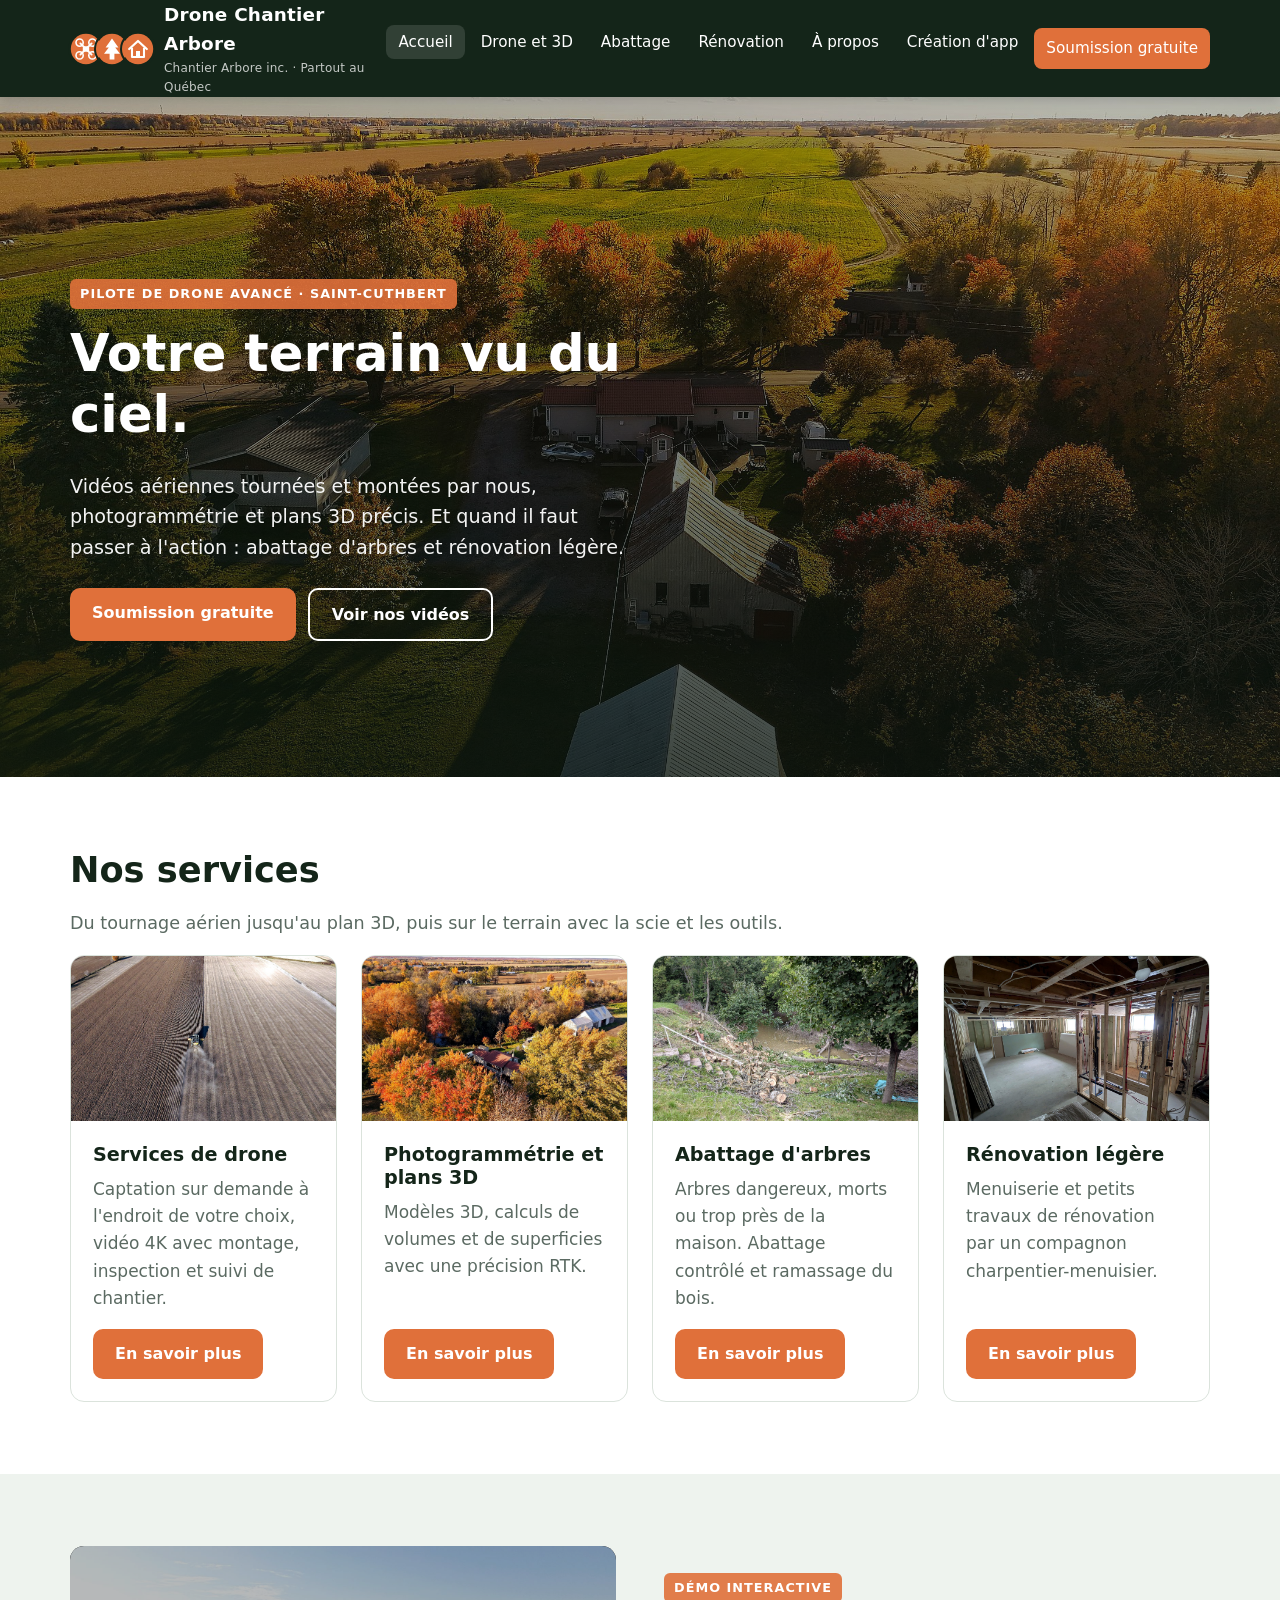
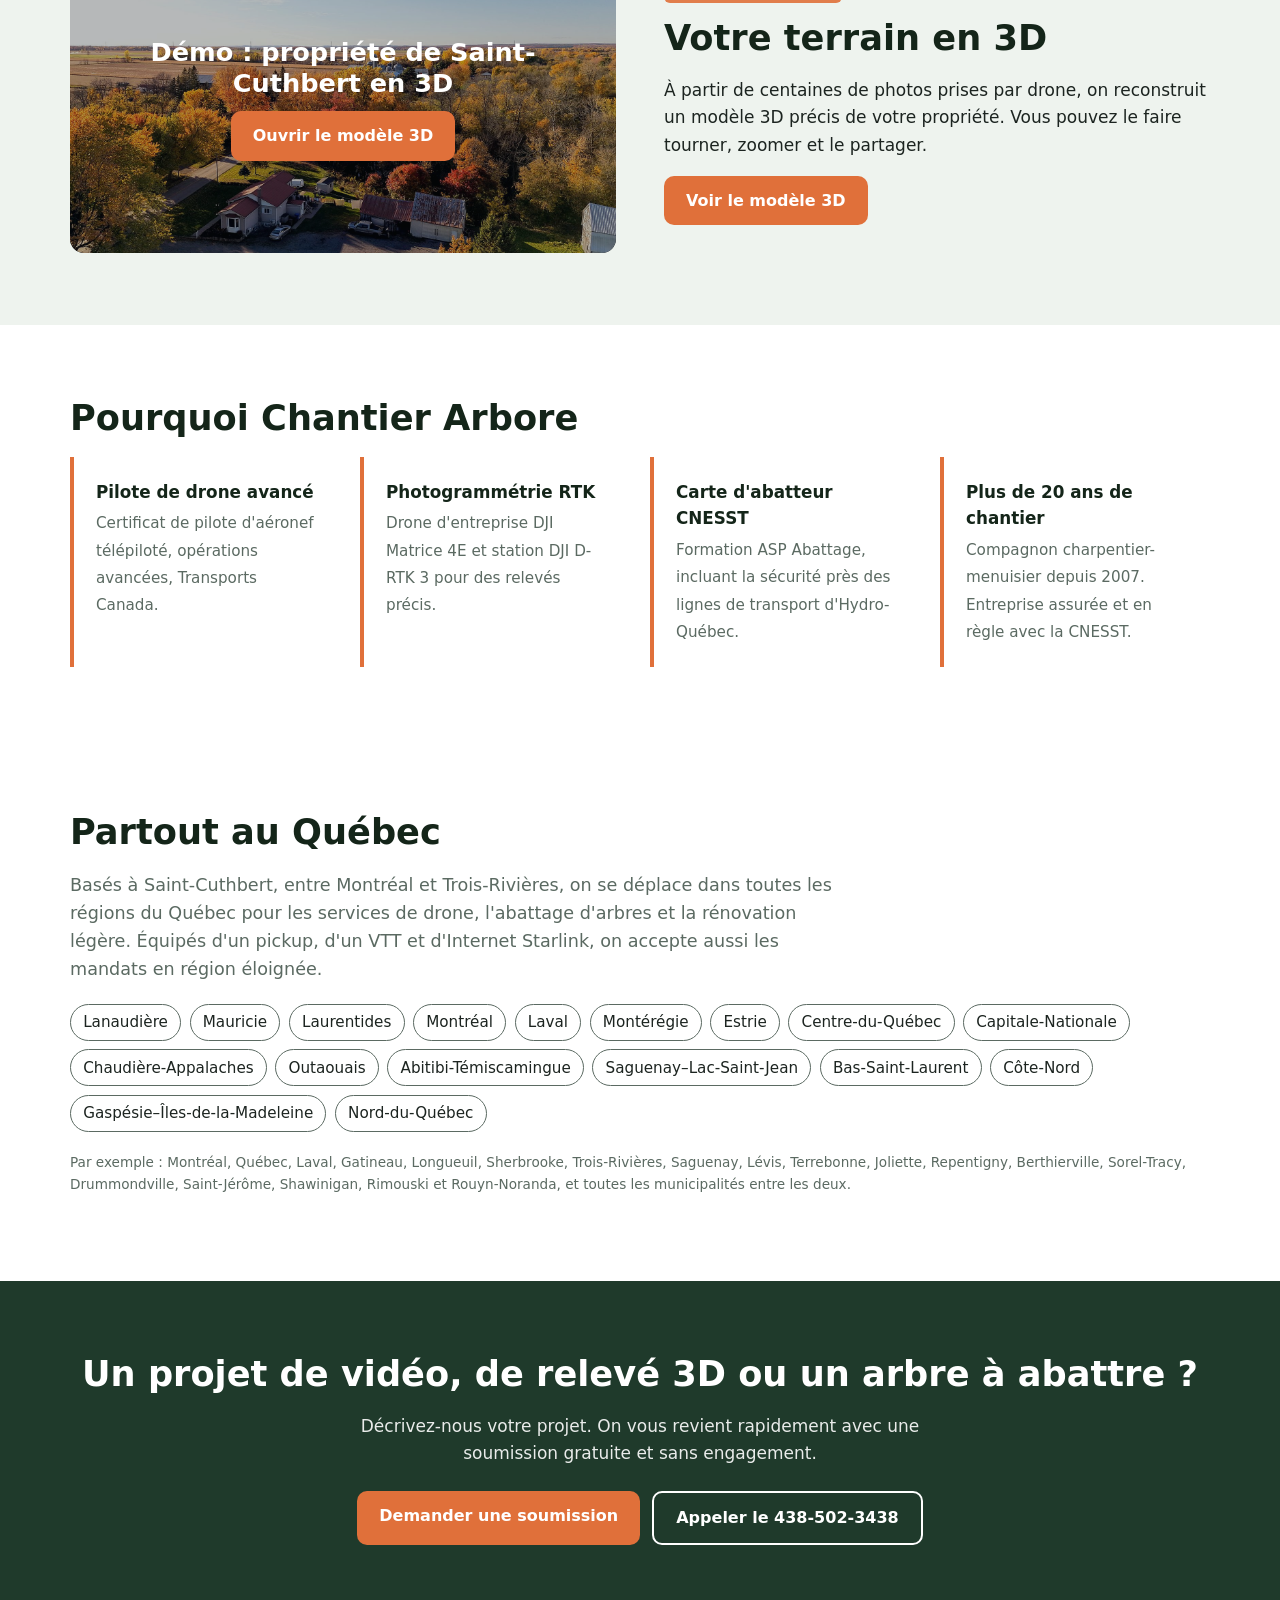
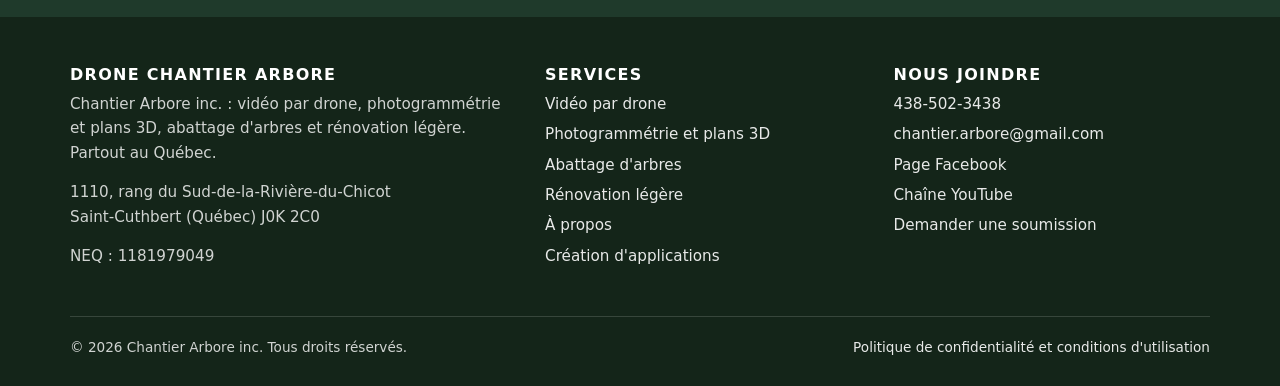
<file: index.html>
<!DOCTYPE html>
<html lang="fr-CA">
<head>
<meta charset="utf-8">
<meta name="viewport" content="width=device-width, initial-scale=1">
<title>Drone Chantier Arbore | Services de drone partout au Québec : vidéo, inspection, plans 3D</title>
<meta name="description" content="Drone Chantier Arbore, pilote de drone avancé certifié : vidéo aérienne et montage, inspection visuelle, suivi de chantier, photogrammétrie RTK et plans 3D. Partout au Québec.">
<meta property="og:title" content="Drone Chantier Arbore | Services de drone partout au Québec : vidéo, inspection, plans 3D">
<meta property="og:description" content="Drone Chantier Arbore, pilote de drone avancé certifié : vidéo aérienne et montage, inspection visuelle, suivi de chantier, photogrammétrie RTK et plans 3D. Partout au Québec.">
<meta property="og:image" content="images/drone-saint-cuthbert.jpg">
<link rel="icon" href="favicon.svg" type="image/svg+xml">
<link rel="stylesheet" href="style.css">
<link rel="canonical" href="https://dronechantierarbore.ca/">
<script type="application/ld+json">{"@context": "https://schema.org", "@type": "ProfessionalService", "name": "Chantier Arbore inc.", "alternateName": ["Drone Chantier Arbore", "Chantier Arbore — Services de drone"], "description": "Services de drone au Québec : vidéo aérienne et montage, inspection visuelle, suivi de chantier vu du ciel, photogrammétrie RTK et plans 3D. Aussi abattage d'arbres et rénovation légère.", "telephone": "+1-438-502-3438", "email": "chantier.arbore@gmail.com", "address": {"@type": "PostalAddress", "streetAddress": "1110, rang du Sud-de-la-Rivière-du-Chicot", "addressLocality": "Saint-Cuthbert", "addressRegion": "QC", "postalCode": "J0K 2C0", "addressCountry": "CA"}, "areaServed": [{"@type": "AdministrativeArea", "name": "Québec"}, {"@type": "AdministrativeArea", "name": "Lanaudière"}, {"@type": "AdministrativeArea", "name": "Mauricie"}, {"@type": "AdministrativeArea", "name": "Laurentides"}, {"@type": "AdministrativeArea", "name": "Montréal"}, {"@type": "AdministrativeArea", "name": "Laval"}, {"@type": "AdministrativeArea", "name": "Montérégie"}, {"@type": "AdministrativeArea", "name": "Estrie"}, {"@type": "AdministrativeArea", "name": "Centre-du-Québec"}, {"@type": "AdministrativeArea", "name": "Capitale-Nationale"}, {"@type": "AdministrativeArea", "name": "Chaudière-Appalaches"}, {"@type": "AdministrativeArea", "name": "Outaouais"}, {"@type": "AdministrativeArea", "name": "Abitibi-Témiscamingue"}, {"@type": "AdministrativeArea", "name": "Saguenay–Lac-Saint-Jean"}, {"@type": "AdministrativeArea", "name": "Bas-Saint-Laurent"}, {"@type": "AdministrativeArea", "name": "Côte-Nord"}, {"@type": "AdministrativeArea", "name": "Gaspésie–Îles-de-la-Madeleine"}, {"@type": "AdministrativeArea", "name": "Nord-du-Québec"}], "sameAs": ["https://www.youtube.com/@dronechantierarbore", "https://www.facebook.com/Dronechantierarbore"], "knowsAbout": ["Drone", "Vidéo aérienne", "Photogrammétrie", "RTK", "Modélisation 3D", "Inspection par drone", "Abattage d'arbres"], "hasOfferCatalog": {"@type": "OfferCatalog", "name": "Services", "itemListElement": [{"@type": "Offer", "itemOffered": {"@type": "Service", "name": "Captation aérienne par drone sur demande"}}, {"@type": "Offer", "itemOffered": {"@type": "Service", "name": "Vidéo aérienne par drone et montage vidéo"}}, {"@type": "Offer", "itemOffered": {"@type": "Service", "name": "Inspection visuelle par drone"}}, {"@type": "Offer", "itemOffered": {"@type": "Service", "name": "Suivi de chantier vu du ciel"}}, {"@type": "Offer", "itemOffered": {"@type": "Service", "name": "Photogrammétrie RTK et plans 3D"}}, {"@type": "Offer", "itemOffered": {"@type": "Service", "name": "Calcul de volumes et de superficies par drone"}}, {"@type": "Offer", "itemOffered": {"@type": "Service", "name": "Inspection de toiture par drone"}}, {"@type": "Offer", "itemOffered": {"@type": "Service", "name": "Abattage d'arbres et ramassage du bois"}}, {"@type": "Offer", "itemOffered": {"@type": "Service", "name": "Rénovation légère et menuiserie"}}, {"@type": "Offer", "itemOffered": {"@type": "Service", "name": "Création d'applications Android"}}]}, "url": "https://dronechantierarbore.ca/"}</script>
</head>
<body>
<header class="entete">
  <div class="conteneur">
    <a class="logo" href="index.html"><span class="icones"><svg viewBox="0 0 40 40" aria-hidden="true"><circle cx="20" cy="20" r="19" fill="#e0703a"/><g stroke="#fff" stroke-width="2.4" stroke-linecap="round"><path d="M13 13l14 14M27 13L13 27"/></g><g fill="none" stroke="#fff" stroke-width="2"><circle cx="12" cy="12" r="4.5"/><circle cx="28" cy="12" r="4.5"/><circle cx="12" cy="28" r="4.5"/><circle cx="28" cy="28" r="4.5"/></g><rect x="16" y="16.5" width="8" height="7" rx="2" fill="#fff"/></svg><svg viewBox="0 0 40 40" aria-hidden="true"><circle cx="20" cy="20" r="19" fill="#e0703a"/><path d="M20 7l-8 11h4l-6 8h7v7h6v-7h7l-6-8h4z" fill="#fff"/></svg><svg viewBox="0 0 40 40" aria-hidden="true"><circle cx="20" cy="20" r="19" fill="#e0703a"/><path d="M9 20L20 10l11 10" fill="none" stroke="#fff" stroke-width="2.8" stroke-linecap="round" stroke-linejoin="round"/><path d="M12.5 18.5V30h15V18.5" fill="none" stroke="#fff" stroke-width="2.6" stroke-linejoin="round"/><rect x="17.5" y="22.5" width="5" height="7.5" fill="#fff"/></svg></span><span>Drone Chantier Arbore<small>Chantier Arbore inc. · Partout au Québec</small></span></a>
    <button class="menu-toggle" aria-expanded="false" aria-controls="menu">Menu</button>
    <ul class="menu" id="menu">
      <li><a href="index.html" aria-current="page">Accueil</a></li>
      <li><a href="drone-3d.html">Drone et 3D</a></li>
      <li><a href="abattage.html">Abattage</a></li>
      <li><a href="renovation.html">Rénovation</a></li>
      <li><a href="a-propos.html">À propos</a></li>
      <li><a href="conteseveil.html">Création d'app</a></li>
      <li><a href="contact.html" class="bouton">Soumission gratuite</a></li>
    </ul>
  </div>
</header>
<main>
<section class="banniere" style="background-image:url('images/drone-saint-cuthbert.jpg')">
  <div class="conteneur">
    <span class="etiquette">Pilote de drone avancé · Saint-Cuthbert</span>
    <h1>Votre terrain vu du ciel.</h1>
    <p>Vidéos aériennes tournées et montées par nous, photogrammétrie et plans 3D précis. Et quand il faut passer à l'action : abattage d'arbres et rénovation légère.</p>
    <div class="actions"><a class="bouton" href="contact.html">Soumission gratuite</a> <a class="bouton secondaire" href="drone-3d.html#videos">Voir nos vidéos</a></div>
  </div>
</section>

<section>
  <div class="conteneur">
    <h2>Nos services</h2>
    <p class="intro">Du tournage aérien jusqu'au plan 3D, puis sur le terrain avec la scie et les outils.</p>
    <div class="grille quatre">
      <article class="carte">
        <img src="images/drone-champs.jpg" alt="Tracteur dans un champ filmé par drone" loading="lazy">
        <div class="corps">
          <h3>Services de drone</h3>
          <p>Captation sur demande à l'endroit de votre choix, vidéo 4K avec montage, inspection et suivi de chantier.</p>
          <a class="bouton contour" href="drone-3d.html">En savoir plus</a>
        </div>
      </article>
      <article class="carte">
        <img src="images/drone-cimes.jpg" alt="Propriété et arbres d'automne vus du ciel" loading="lazy">
        <div class="corps">
          <h3>Photogrammétrie et plans 3D</h3>
          <p>Modèles 3D, calculs de volumes et de superficies avec une précision RTK.</p>
          <a class="bouton contour" href="drone-3d.html#photogrammetrie">En savoir plus</a>
        </div>
      </article>
      <article class="carte">
        <img src="images/bois-coupe.jpg" alt="Billots coupés après un abattage" loading="lazy">
        <div class="corps">
          <h3>Abattage d'arbres</h3>
          <p>Arbres dangereux, morts ou trop près de la maison. Abattage contrôlé et ramassage du bois.</p>
          <a class="bouton contour" href="abattage.html">En savoir plus</a>
        </div>
      </article>
      <article class="carte">
        <img src="images/renovation.jpg" alt="Charpente de murs dans un sous-sol en rénovation" loading="lazy">
        <div class="corps">
          <h3>Rénovation légère</h3>
          <p>Menuiserie et petits travaux de rénovation par un compagnon charpentier-menuisier.</p>
          <a class="bouton contour" href="renovation.html">En savoir plus</a>
        </div>
      </article>
    </div>
  </div>
</section>

<section class="pale">
  <div class="conteneur deux-col">
    <a class="demo3d" href="3d/index.html">
      <img src="images/drone-automne.jpg" alt="" loading="lazy">
      <div class="superpose"><div><h3>Démo : propriété de Saint-Cuthbert en 3D</h3><span class="bouton">Ouvrir le modèle 3D</span></div></div>
    </a>
    <div>
      <span class="etiquette">Démo interactive</span>
      <h2>Votre terrain en 3D</h2>
      <p>À partir de centaines de photos prises par drone, on reconstruit un modèle 3D précis de votre propriété. Vous pouvez le faire tourner, zoomer et le partager.</p>
      <a class="bouton" href="3d/index.html">Voir le modèle 3D</a>
    </div>
  </div>
</section>

<section>
  <div class="conteneur">
    <h2>Pourquoi Chantier Arbore</h2>
    <div class="atouts">
      <div class="atout"><strong>Pilote de drone avancé</strong><span>Certificat de pilote d'aéronef télépiloté, opérations avancées, Transports Canada.</span></div>
      <div class="atout"><strong>Photogrammétrie RTK</strong><span>Drone d'entreprise DJI Matrice 4E et station DJI D-RTK 3 pour des relevés précis.</span></div>
      <div class="atout"><strong>Carte d'abatteur CNESST</strong><span>Formation ASP Abattage, incluant la sécurité près des lignes de transport d'Hydro-Québec.</span></div>
      <div class="atout"><strong>Plus de 20 ans de chantier</strong><span>Compagnon charpentier-menuisier depuis 2007. Entreprise assurée et en règle avec la CNESST.</span></div>
    </div>
  </div>
</section>

<section id="zone">
  <div class="conteneur">
    <h2>Partout au Québec</h2>
    <p class="intro">Basés à Saint-Cuthbert, entre Montréal et Trois-Rivières, on se déplace dans toutes les régions du Québec pour les services de drone, l'abattage d'arbres et la rénovation légère. Équipés d'un pickup, d'un VTT et d'Internet Starlink, on accepte aussi les mandats en région éloignée.</p>
    <ul class="regions">
      <li>Lanaudière</li>
      <li>Mauricie</li>
      <li>Laurentides</li>
      <li>Montréal</li>
      <li>Laval</li>
      <li>Montérégie</li>
      <li>Estrie</li>
      <li>Centre-du-Québec</li>
      <li>Capitale-Nationale</li>
      <li>Chaudière-Appalaches</li>
      <li>Outaouais</li>
      <li>Abitibi-Témiscamingue</li>
      <li>Saguenay–Lac-Saint-Jean</li>
      <li>Bas-Saint-Laurent</li>
      <li>Côte-Nord</li>
      <li>Gaspésie–Îles-de-la-Madeleine</li>
      <li>Nord-du-Québec</li>
    </ul>
    <p class="note">Par exemple : Montréal, Québec, Laval, Gatineau, Longueuil, Sherbrooke, Trois-Rivières, Saguenay, Lévis, Terrebonne, Joliette, Repentigny, Berthierville, Sorel-Tracy, Drummondville, Saint-Jérôme, Shawinigan, Rimouski et Rouyn-Noranda, et toutes les municipalités entre les deux.</p>
  </div>
</section>

<section class="appel">
  <div class="conteneur">
    <h2>Un projet de vidéo, de relevé 3D ou un arbre à abattre ?</h2>
    <p>Décrivez-nous votre projet. On vous revient rapidement avec une soumission gratuite et sans engagement.</p>
    <div class="actions">
      <a class="bouton" href="contact.html">Demander une soumission</a>
      <a class="bouton secondaire" href="tel:+14385023438">Appeler le 438-502-3438</a>
    </div>
  </div>
</section>
</main>
<footer class="pied">
  <div class="conteneur">
    <div class="colonnes">
      <div>
        <h3>Drone Chantier Arbore</h3>
        <p>Chantier Arbore inc. : vidéo par drone, photogrammétrie et plans 3D, abattage d'arbres et rénovation légère. Partout au Québec.</p>
        <p>1110, rang du Sud-de-la-Rivière-du-Chicot<br>Saint-Cuthbert (Québec) J0K 2C0</p>
        <p>NEQ : 1181979049</p>
      </div>
      <div>
        <h3>Services</h3>
        <ul>
          <li><a href="drone-3d.html#videos">Vidéo par drone</a></li>
          <li><a href="drone-3d.html#photogrammetrie">Photogrammétrie et plans 3D</a></li>
          <li><a href="abattage.html">Abattage d'arbres</a></li>
          <li><a href="renovation.html">Rénovation légère</a></li>
          <li><a href="a-propos.html">À propos</a></li>
          <li><a href="conteseveil.html">Création d'applications</a></li>
        </ul>
      </div>
      <div>
        <h3>Nous joindre</h3>
        <ul>
          <li><a href="tel:+14385023438">438-502-3438</a></li>
          <li><a href="mailto:chantier.arbore@gmail.com">chantier.arbore@gmail.com</a></li>
          <li><a href="https://www.facebook.com/Dronechantierarbore">Page Facebook</a></li>
          <li><a href="https://www.youtube.com/@dronechantierarbore">Chaîne YouTube</a></li>
          <li><a href="contact.html">Demander une soumission</a></li>
        </ul>
      </div>
    </div>
    <div class="bas">
      <span>© <span class="annee">2026</span> Chantier Arbore inc. Tous droits réservés.</span>
      <span><a href="https://conteseveilstudio-cmd.github.io/conteseveil-legal/">Politique de confidentialité et conditions d'utilisation</a></span>
    </div>
  </div>
</footer>
<script src="script.js"></script>
</body>
</html>
</file>
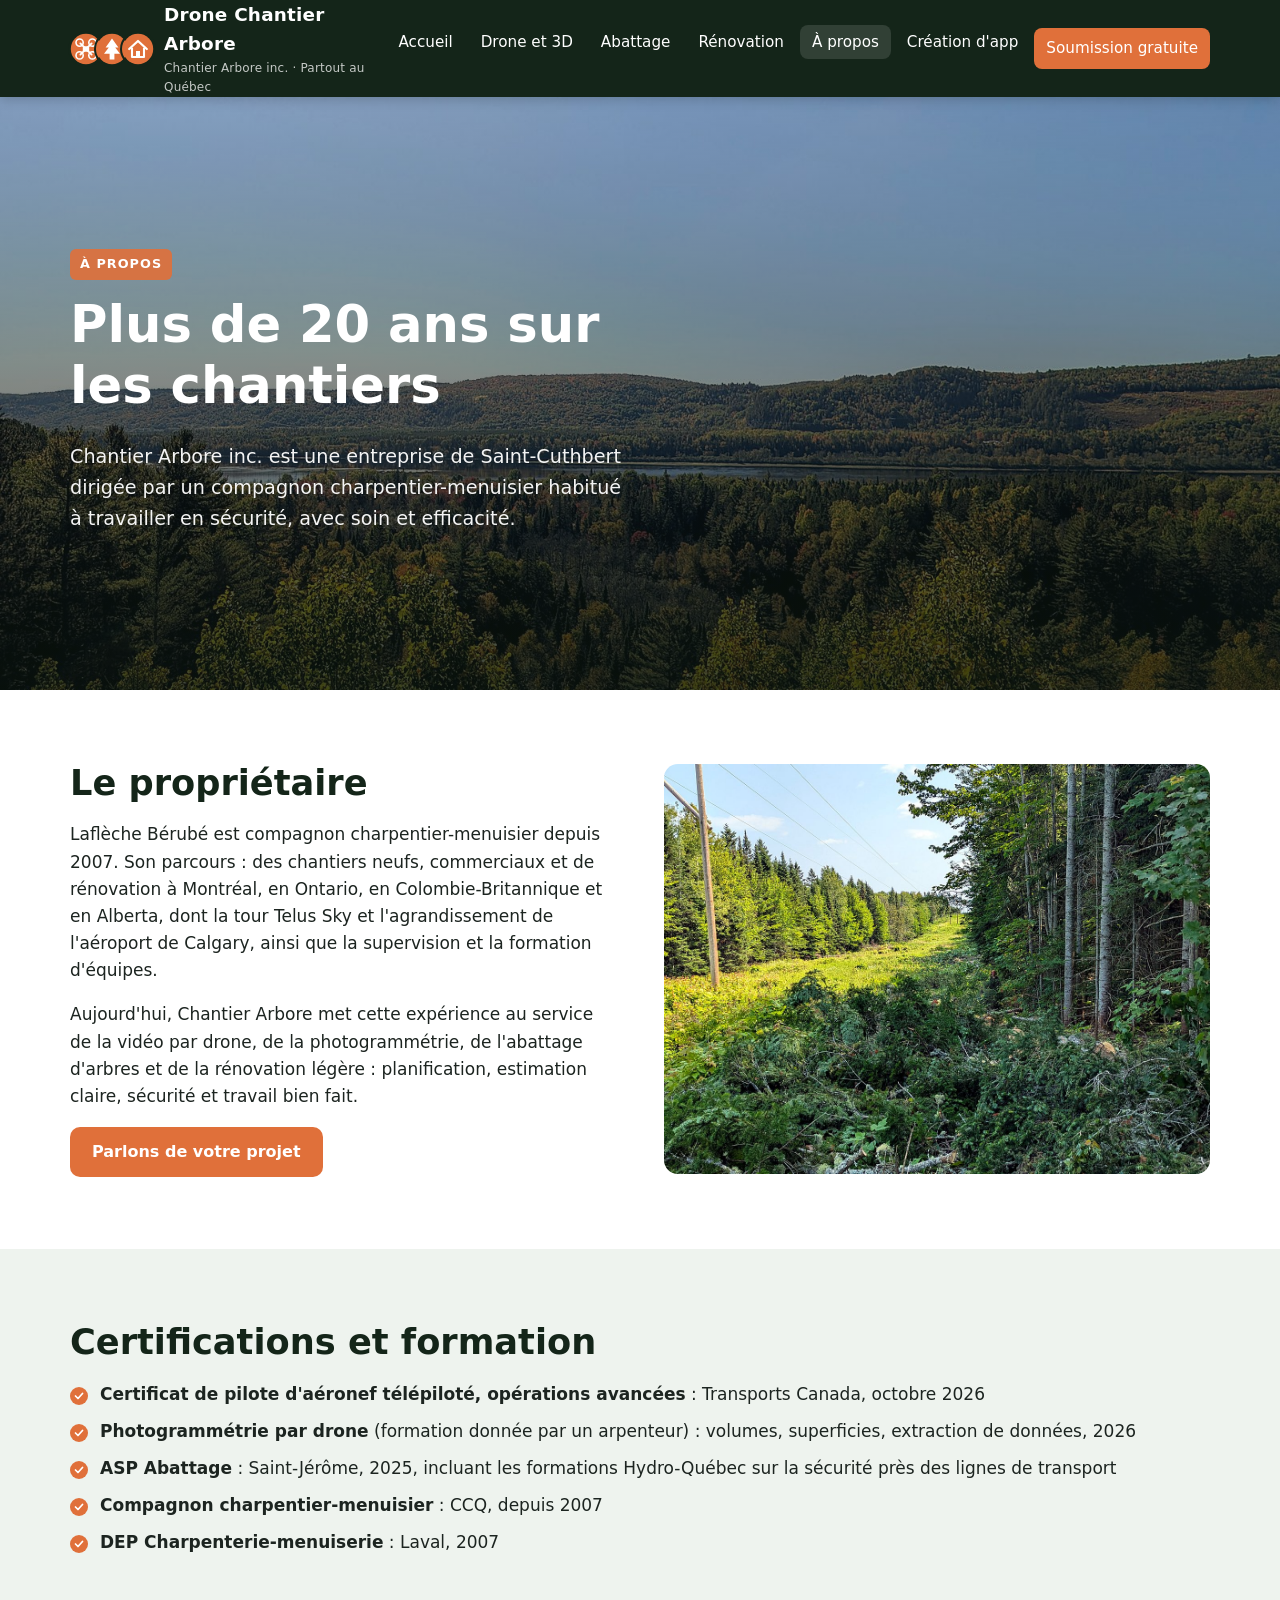
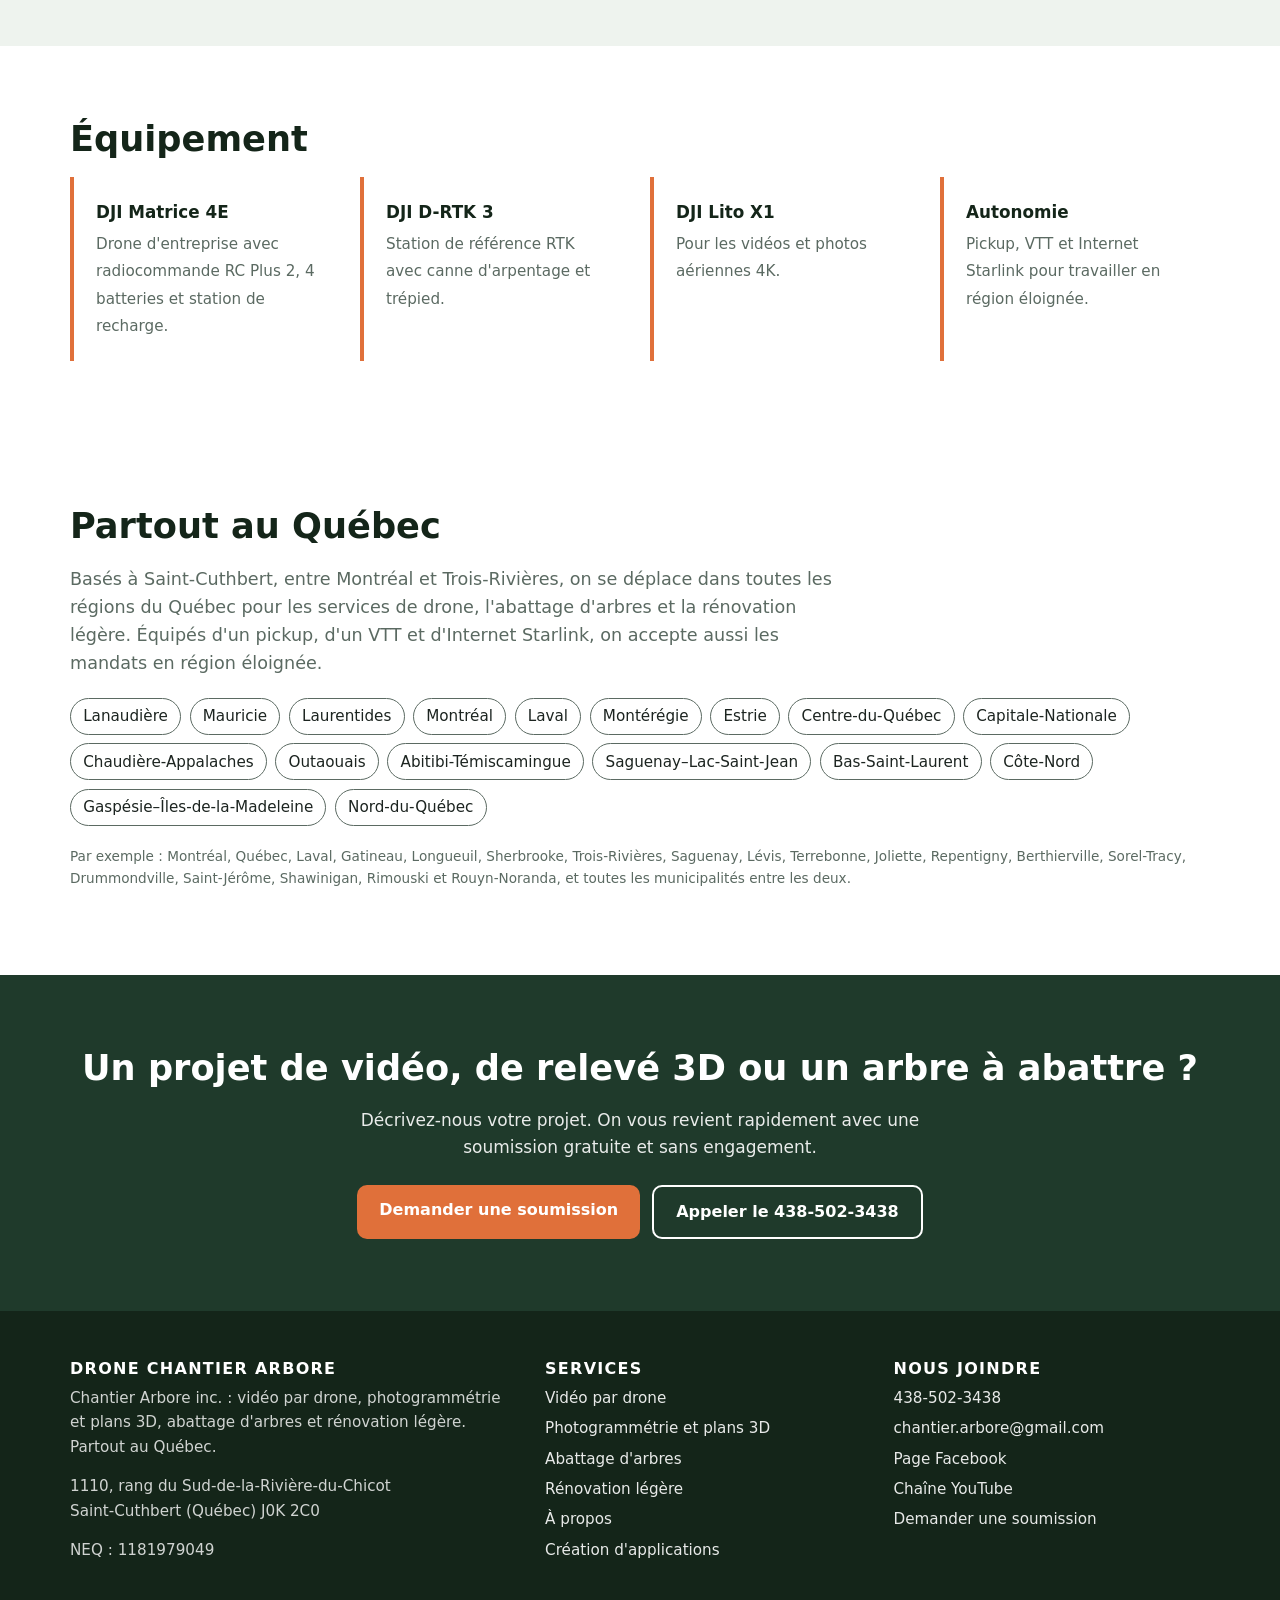
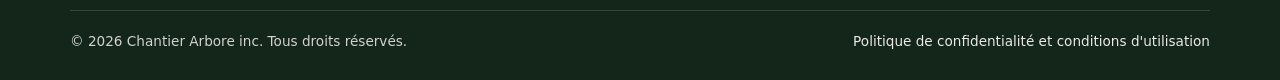
<file: a-propos.html>
<!DOCTYPE html>
<html lang="fr-CA">
<head>
<meta charset="utf-8">
<meta name="viewport" content="width=device-width, initial-scale=1">
<title>À propos | Drone Chantier Arbore (Chantier Arbore inc.)</title>
<meta name="description" content="Chantier Arbore inc. : plus de 20 ans d'expérience sur les chantiers, compagnon charpentier-menuisier, abatteur formé et pilote de drone avancé.">
<meta property="og:title" content="À propos | Drone Chantier Arbore (Chantier Arbore inc.)">
<meta property="og:description" content="Chantier Arbore inc. : plus de 20 ans d'expérience sur les chantiers, compagnon charpentier-menuisier, abatteur formé et pilote de drone avancé.">
<meta property="og:image" content="images/foret-vallee.jpg">
<link rel="icon" href="favicon.svg" type="image/svg+xml">
<link rel="stylesheet" href="style.css">
<link rel="canonical" href="https://dronechantierarbore.ca/a-propos.html">
</head>
<body>
<header class="entete">
  <div class="conteneur">
    <a class="logo" href="index.html"><span class="icones"><svg viewBox="0 0 40 40" aria-hidden="true"><circle cx="20" cy="20" r="19" fill="#e0703a"/><g stroke="#fff" stroke-width="2.4" stroke-linecap="round"><path d="M13 13l14 14M27 13L13 27"/></g><g fill="none" stroke="#fff" stroke-width="2"><circle cx="12" cy="12" r="4.5"/><circle cx="28" cy="12" r="4.5"/><circle cx="12" cy="28" r="4.5"/><circle cx="28" cy="28" r="4.5"/></g><rect x="16" y="16.5" width="8" height="7" rx="2" fill="#fff"/></svg><svg viewBox="0 0 40 40" aria-hidden="true"><circle cx="20" cy="20" r="19" fill="#e0703a"/><path d="M20 7l-8 11h4l-6 8h7v7h6v-7h7l-6-8h4z" fill="#fff"/></svg><svg viewBox="0 0 40 40" aria-hidden="true"><circle cx="20" cy="20" r="19" fill="#e0703a"/><path d="M9 20L20 10l11 10" fill="none" stroke="#fff" stroke-width="2.8" stroke-linecap="round" stroke-linejoin="round"/><path d="M12.5 18.5V30h15V18.5" fill="none" stroke="#fff" stroke-width="2.6" stroke-linejoin="round"/><rect x="17.5" y="22.5" width="5" height="7.5" fill="#fff"/></svg></span><span>Drone Chantier Arbore<small>Chantier Arbore inc. · Partout au Québec</small></span></a>
    <button class="menu-toggle" aria-expanded="false" aria-controls="menu">Menu</button>
    <ul class="menu" id="menu">
      <li><a href="index.html">Accueil</a></li>
      <li><a href="drone-3d.html">Drone et 3D</a></li>
      <li><a href="abattage.html">Abattage</a></li>
      <li><a href="renovation.html">Rénovation</a></li>
      <li><a href="a-propos.html" aria-current="page">À propos</a></li>
      <li><a href="conteseveil.html">Création d'app</a></li>
      <li><a href="contact.html" class="bouton">Soumission gratuite</a></li>
    </ul>
  </div>
</header>
<main>
<section class="banniere courte" style="background-image:url('images/foret-vallee.jpg')">
  <div class="conteneur">
    <span class="etiquette">À propos</span>
    <h1>Plus de 20 ans sur les chantiers</h1>
    <p>Chantier Arbore inc. est une entreprise de Saint-Cuthbert dirigée par un compagnon charpentier-menuisier habitué à travailler en sécurité, avec soin et efficacité.</p>
  </div>
</section>

<section>
  <div class="conteneur deux-col">
    <div>
      <h2>Le propriétaire</h2>
      <p>Laflèche Bérubé est compagnon charpentier-menuisier depuis 2007. Son parcours : des chantiers neufs, commerciaux et de rénovation à Montréal, en Ontario, en Colombie-Britannique et en Alberta, dont la tour Telus Sky et l'agrandissement de l'aéroport de Calgary, ainsi que la supervision et la formation d'équipes.</p>
      <p>Aujourd'hui, Chantier Arbore met cette expérience au service de la vidéo par drone, de la photogrammétrie, de l'abattage d'arbres et de la rénovation légère : planification, estimation claire, sécurité et travail bien fait.</p>
      <a class="bouton" href="contact.html">Parlons de votre projet</a>
    </div>
    <img src="images/emprise-ligne.jpg" alt="Emprise forestière dégagée" loading="lazy">
  </div>
</section>

<section class="pale">
  <div class="conteneur">
    <h2>Certifications et formation</h2>
    <ul class="liste-check">
      <li><strong>Certificat de pilote d'aéronef télépiloté, opérations avancées</strong> : Transports Canada, octobre 2026</li>
      <li><strong>Photogrammétrie par drone</strong> (formation donnée par un arpenteur) : volumes, superficies, extraction de données, 2026</li>
      <li><strong>ASP Abattage</strong> : Saint-Jérôme, 2025, incluant les formations Hydro-Québec sur la sécurité près des lignes de transport</li>
      <li><strong>Compagnon charpentier-menuisier</strong> : CCQ, depuis 2007</li>
      <li><strong>DEP Charpenterie-menuiserie</strong> : Laval, 2007</li>
    </ul>
  </div>
</section>

<section>
  <div class="conteneur">
    <h2>Équipement</h2>
    <div class="atouts">
      <div class="atout"><strong>DJI Matrice 4E</strong><span>Drone d'entreprise avec radiocommande RC Plus 2, 4 batteries et station de recharge.</span></div>
      <div class="atout"><strong>DJI D-RTK 3</strong><span>Station de référence RTK avec canne d'arpentage et trépied.</span></div>
      <div class="atout"><strong>DJI Lito X1</strong><span>Pour les vidéos et photos aériennes 4K.</span></div>
      <div class="atout"><strong>Autonomie</strong><span>Pickup, VTT et Internet Starlink pour travailler en région éloignée.</span></div>
    </div>
  </div>
</section>

<section id="zone">
  <div class="conteneur">
    <h2>Partout au Québec</h2>
    <p class="intro">Basés à Saint-Cuthbert, entre Montréal et Trois-Rivières, on se déplace dans toutes les régions du Québec pour les services de drone, l'abattage d'arbres et la rénovation légère. Équipés d'un pickup, d'un VTT et d'Internet Starlink, on accepte aussi les mandats en région éloignée.</p>
    <ul class="regions">
      <li>Lanaudière</li>
      <li>Mauricie</li>
      <li>Laurentides</li>
      <li>Montréal</li>
      <li>Laval</li>
      <li>Montérégie</li>
      <li>Estrie</li>
      <li>Centre-du-Québec</li>
      <li>Capitale-Nationale</li>
      <li>Chaudière-Appalaches</li>
      <li>Outaouais</li>
      <li>Abitibi-Témiscamingue</li>
      <li>Saguenay–Lac-Saint-Jean</li>
      <li>Bas-Saint-Laurent</li>
      <li>Côte-Nord</li>
      <li>Gaspésie–Îles-de-la-Madeleine</li>
      <li>Nord-du-Québec</li>
    </ul>
    <p class="note">Par exemple : Montréal, Québec, Laval, Gatineau, Longueuil, Sherbrooke, Trois-Rivières, Saguenay, Lévis, Terrebonne, Joliette, Repentigny, Berthierville, Sorel-Tracy, Drummondville, Saint-Jérôme, Shawinigan, Rimouski et Rouyn-Noranda, et toutes les municipalités entre les deux.</p>
  </div>
</section>

<section class="appel">
  <div class="conteneur">
    <h2>Un projet de vidéo, de relevé 3D ou un arbre à abattre ?</h2>
    <p>Décrivez-nous votre projet. On vous revient rapidement avec une soumission gratuite et sans engagement.</p>
    <div class="actions">
      <a class="bouton" href="contact.html">Demander une soumission</a>
      <a class="bouton secondaire" href="tel:+14385023438">Appeler le 438-502-3438</a>
    </div>
  </div>
</section>
</main>
<footer class="pied">
  <div class="conteneur">
    <div class="colonnes">
      <div>
        <h3>Drone Chantier Arbore</h3>
        <p>Chantier Arbore inc. : vidéo par drone, photogrammétrie et plans 3D, abattage d'arbres et rénovation légère. Partout au Québec.</p>
        <p>1110, rang du Sud-de-la-Rivière-du-Chicot<br>Saint-Cuthbert (Québec) J0K 2C0</p>
        <p>NEQ : 1181979049</p>
      </div>
      <div>
        <h3>Services</h3>
        <ul>
          <li><a href="drone-3d.html#videos">Vidéo par drone</a></li>
          <li><a href="drone-3d.html#photogrammetrie">Photogrammétrie et plans 3D</a></li>
          <li><a href="abattage.html">Abattage d'arbres</a></li>
          <li><a href="renovation.html">Rénovation légère</a></li>
          <li><a href="a-propos.html">À propos</a></li>
          <li><a href="conteseveil.html">Création d'applications</a></li>
        </ul>
      </div>
      <div>
        <h3>Nous joindre</h3>
        <ul>
          <li><a href="tel:+14385023438">438-502-3438</a></li>
          <li><a href="mailto:chantier.arbore@gmail.com">chantier.arbore@gmail.com</a></li>
          <li><a href="https://www.facebook.com/Dronechantierarbore">Page Facebook</a></li>
          <li><a href="https://www.youtube.com/@dronechantierarbore">Chaîne YouTube</a></li>
          <li><a href="contact.html">Demander une soumission</a></li>
        </ul>
      </div>
    </div>
    <div class="bas">
      <span>© <span class="annee">2026</span> Chantier Arbore inc. Tous droits réservés.</span>
      <span><a href="https://conteseveilstudio-cmd.github.io/conteseveil-legal/">Politique de confidentialité et conditions d'utilisation</a></span>
    </div>
  </div>
</footer>
<script src="script.js"></script>
</body>
</html>
</file>
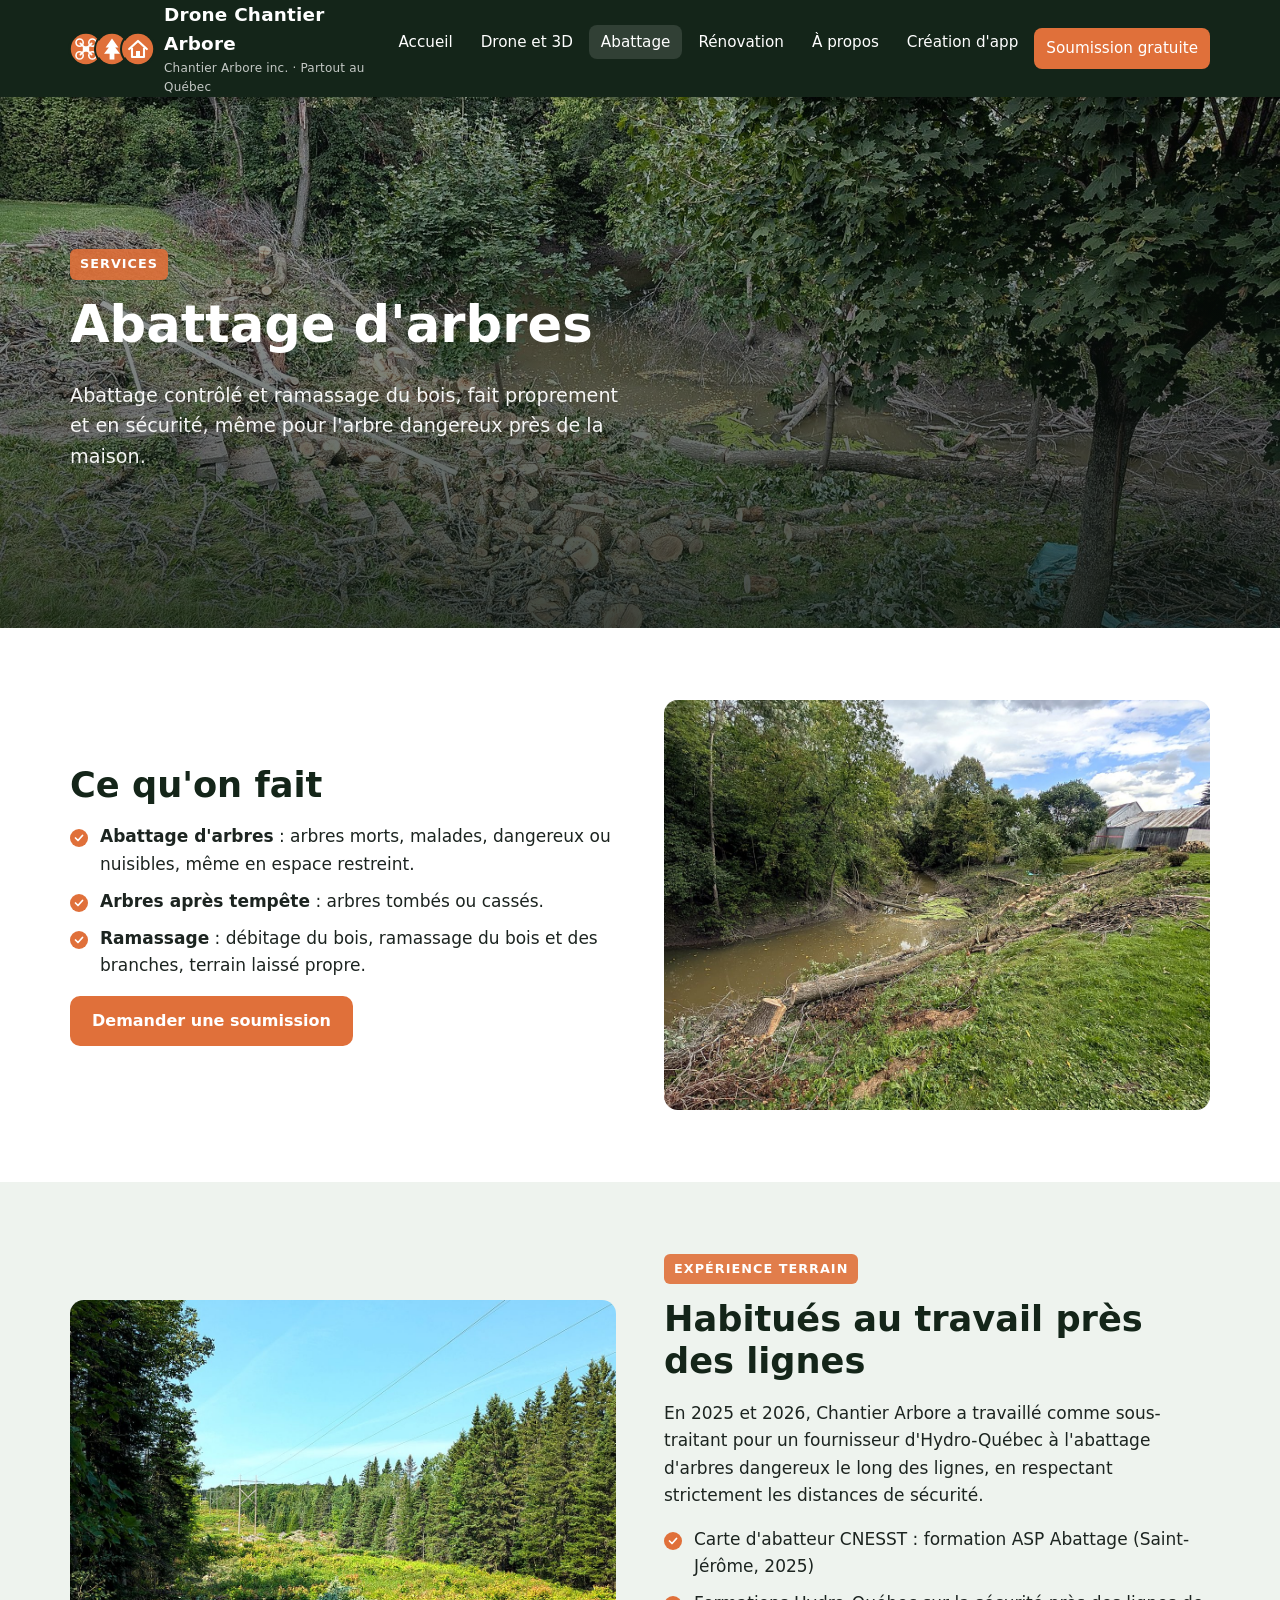
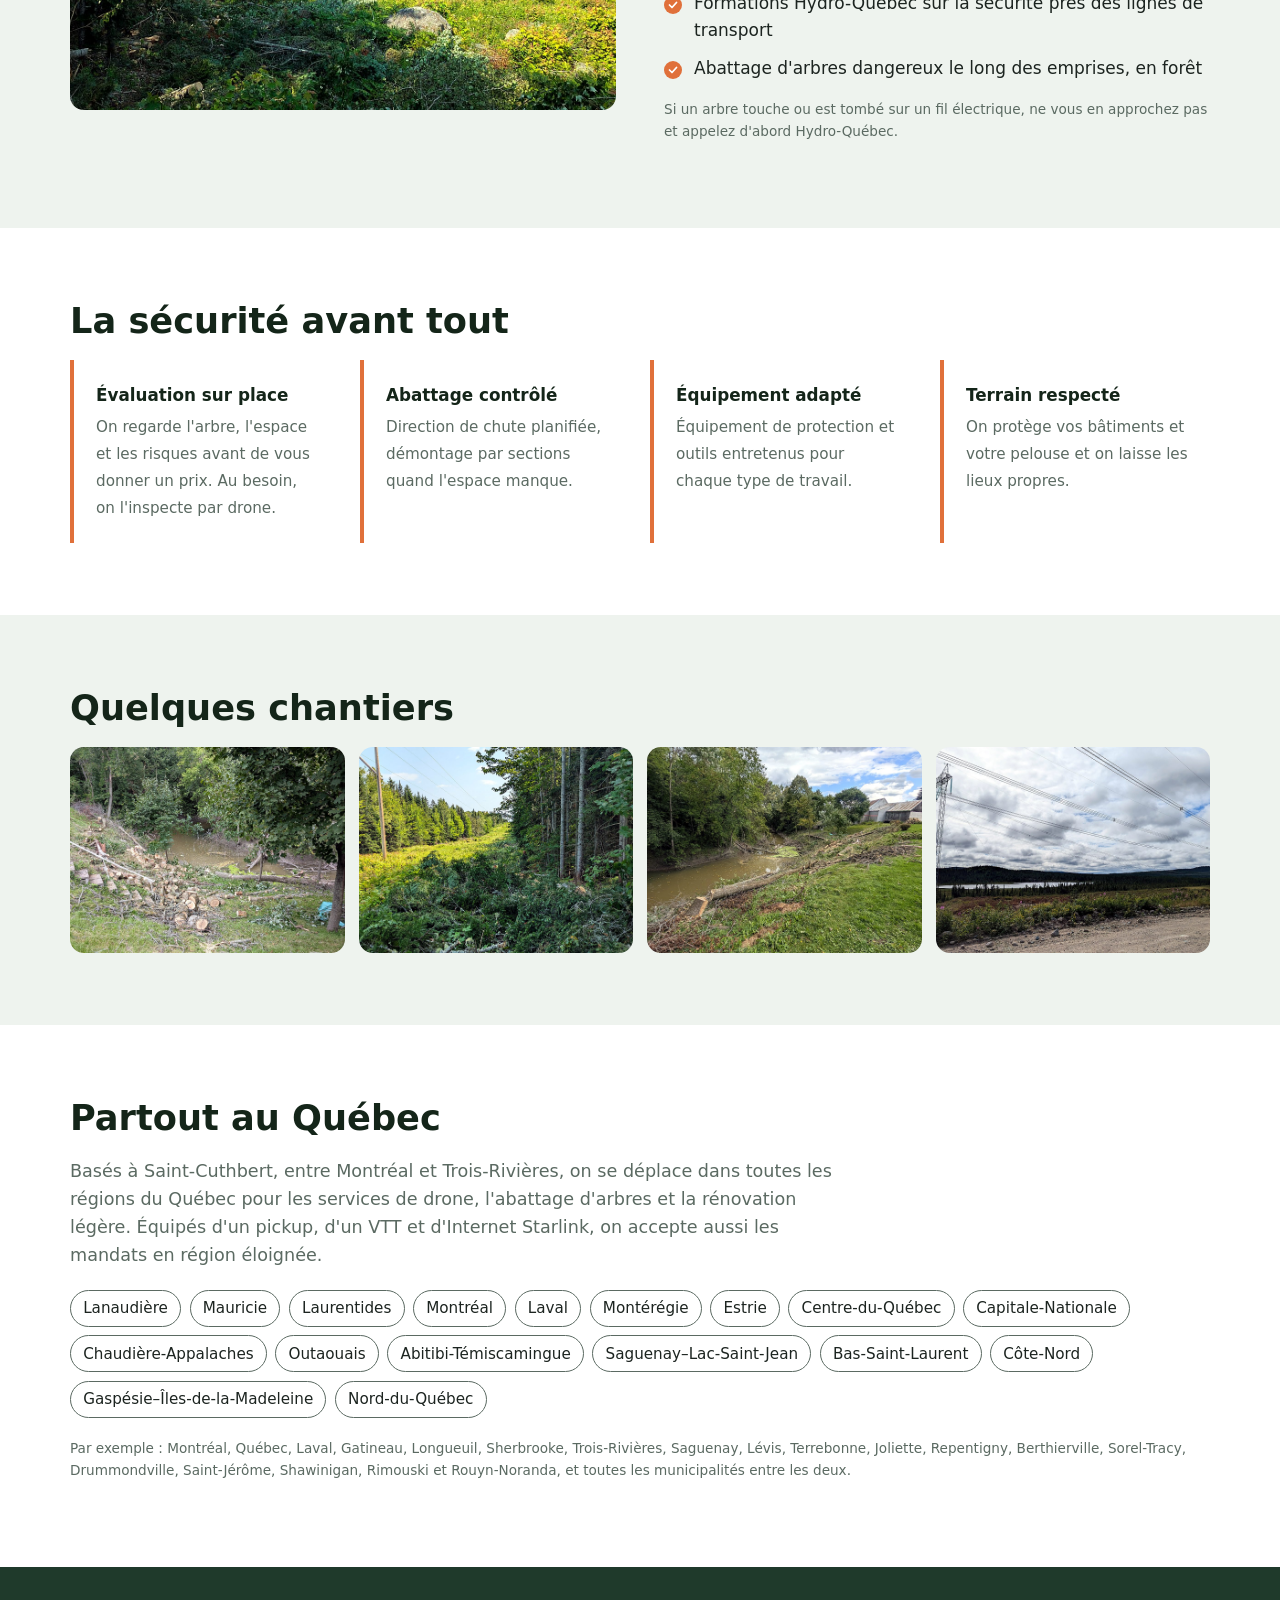
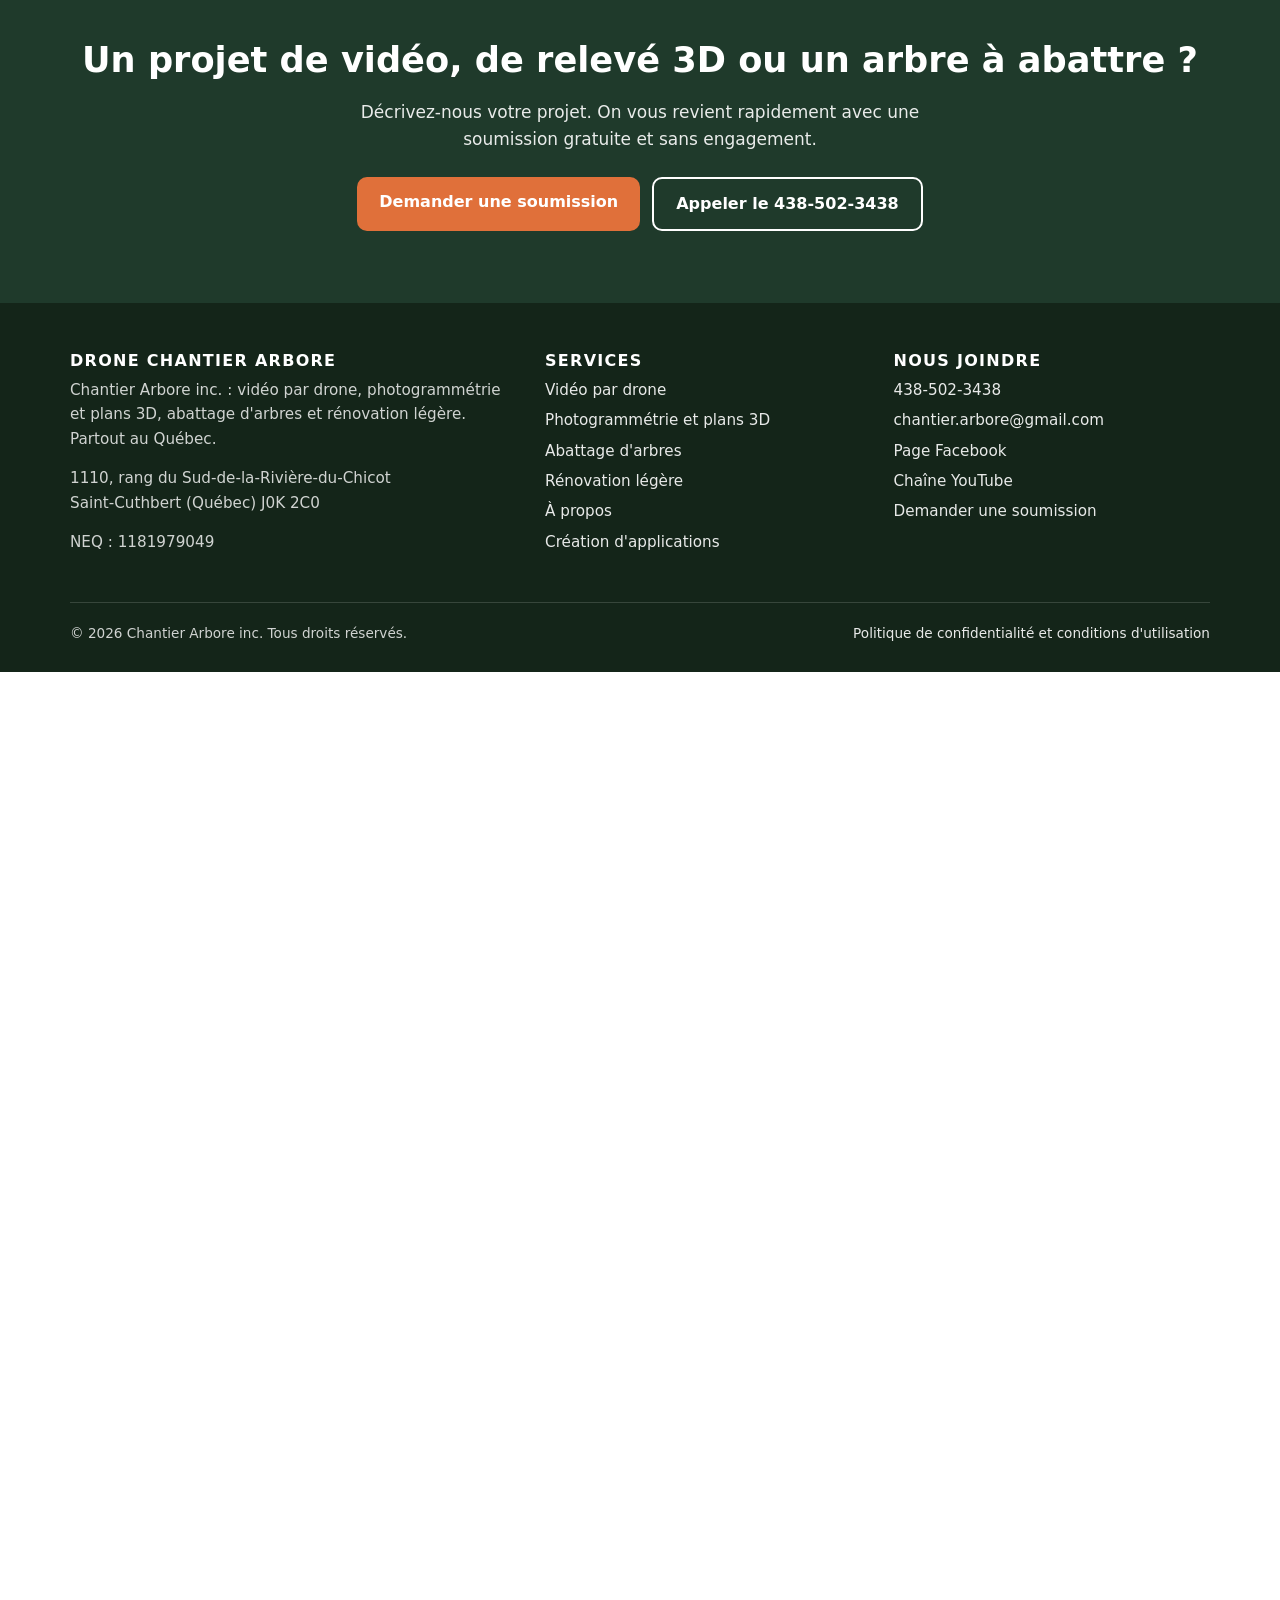
<file: abattage-emondage.html>
<!DOCTYPE html>
<html lang="fr-CA"><head><meta charset="utf-8"><title>Abattage d'arbres</title><link rel="canonical" href="https://dronechantierarbore.ca/abattage.html"><meta http-equiv="refresh" content="0; url=abattage.html"><meta name="robots" content="noindex"></head><body><p><a href="abattage.html">Abattage d'arbres</a></p></body></html>
</file>
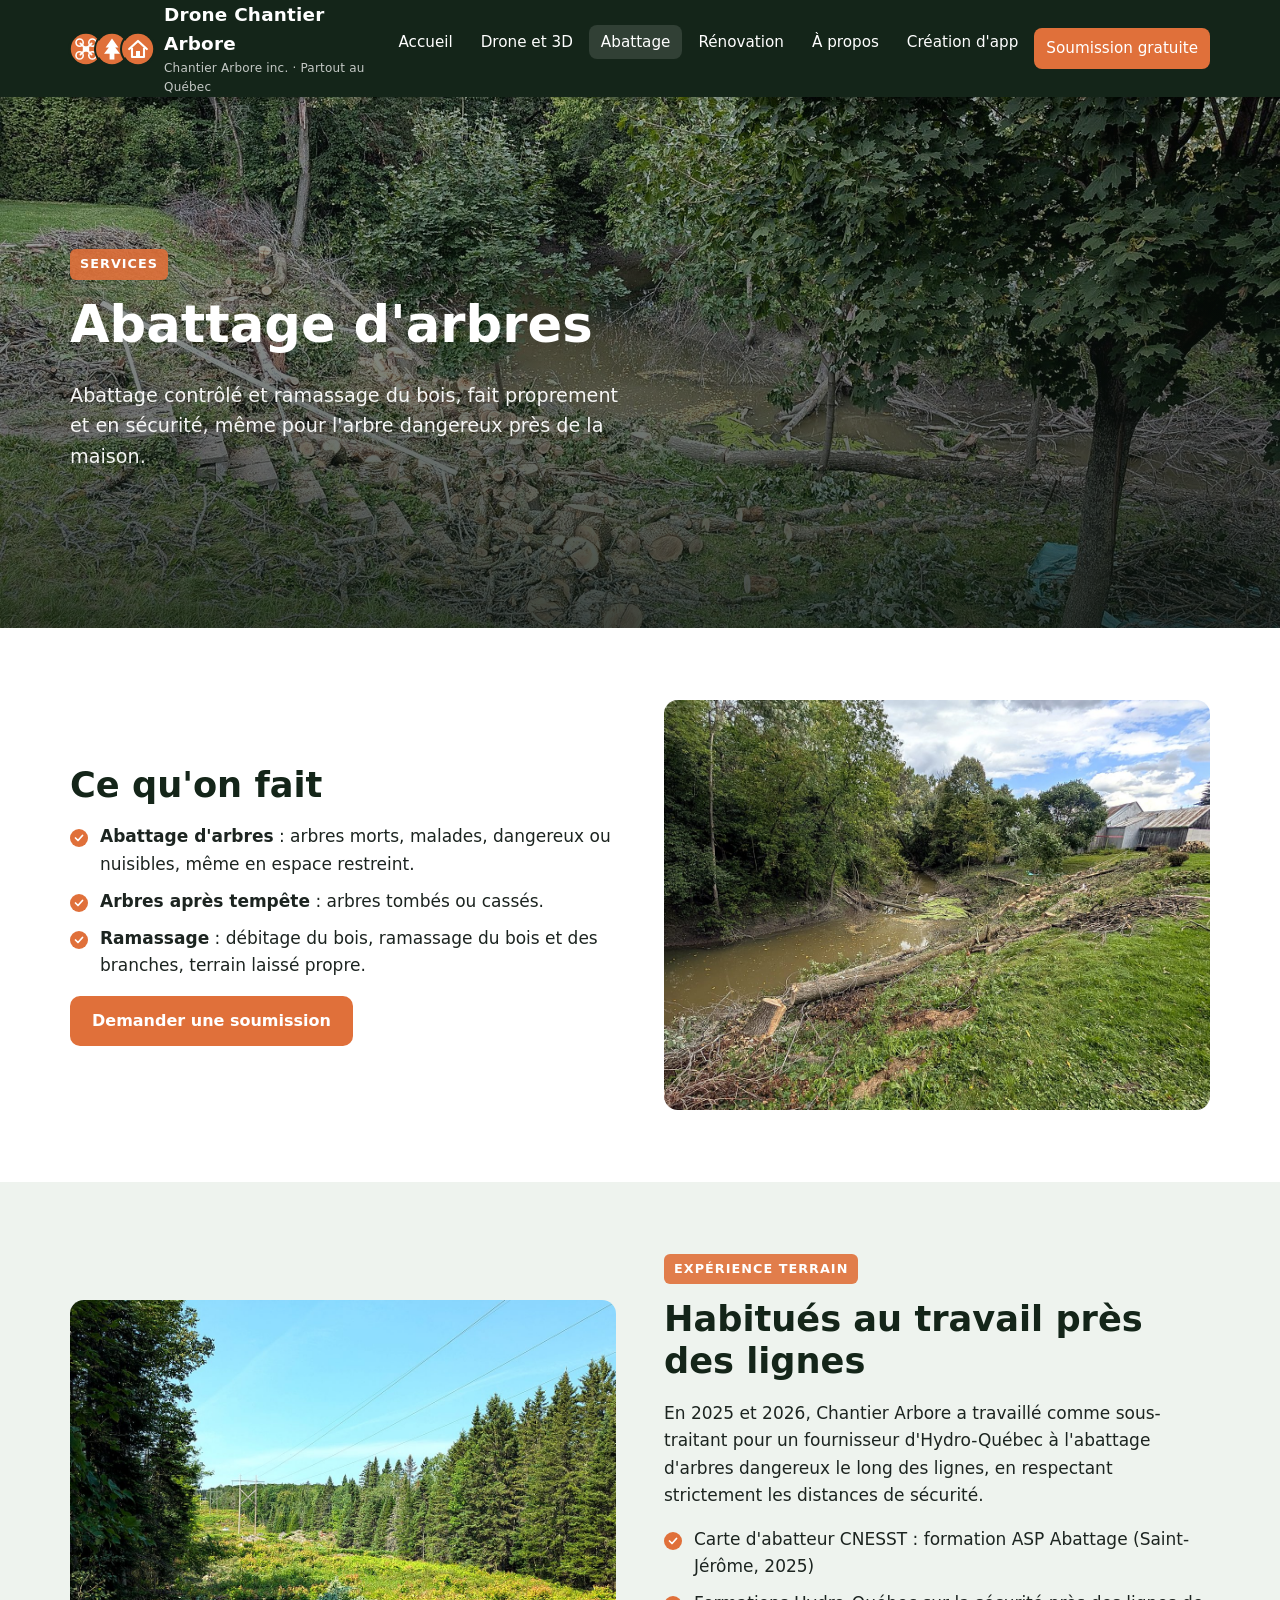
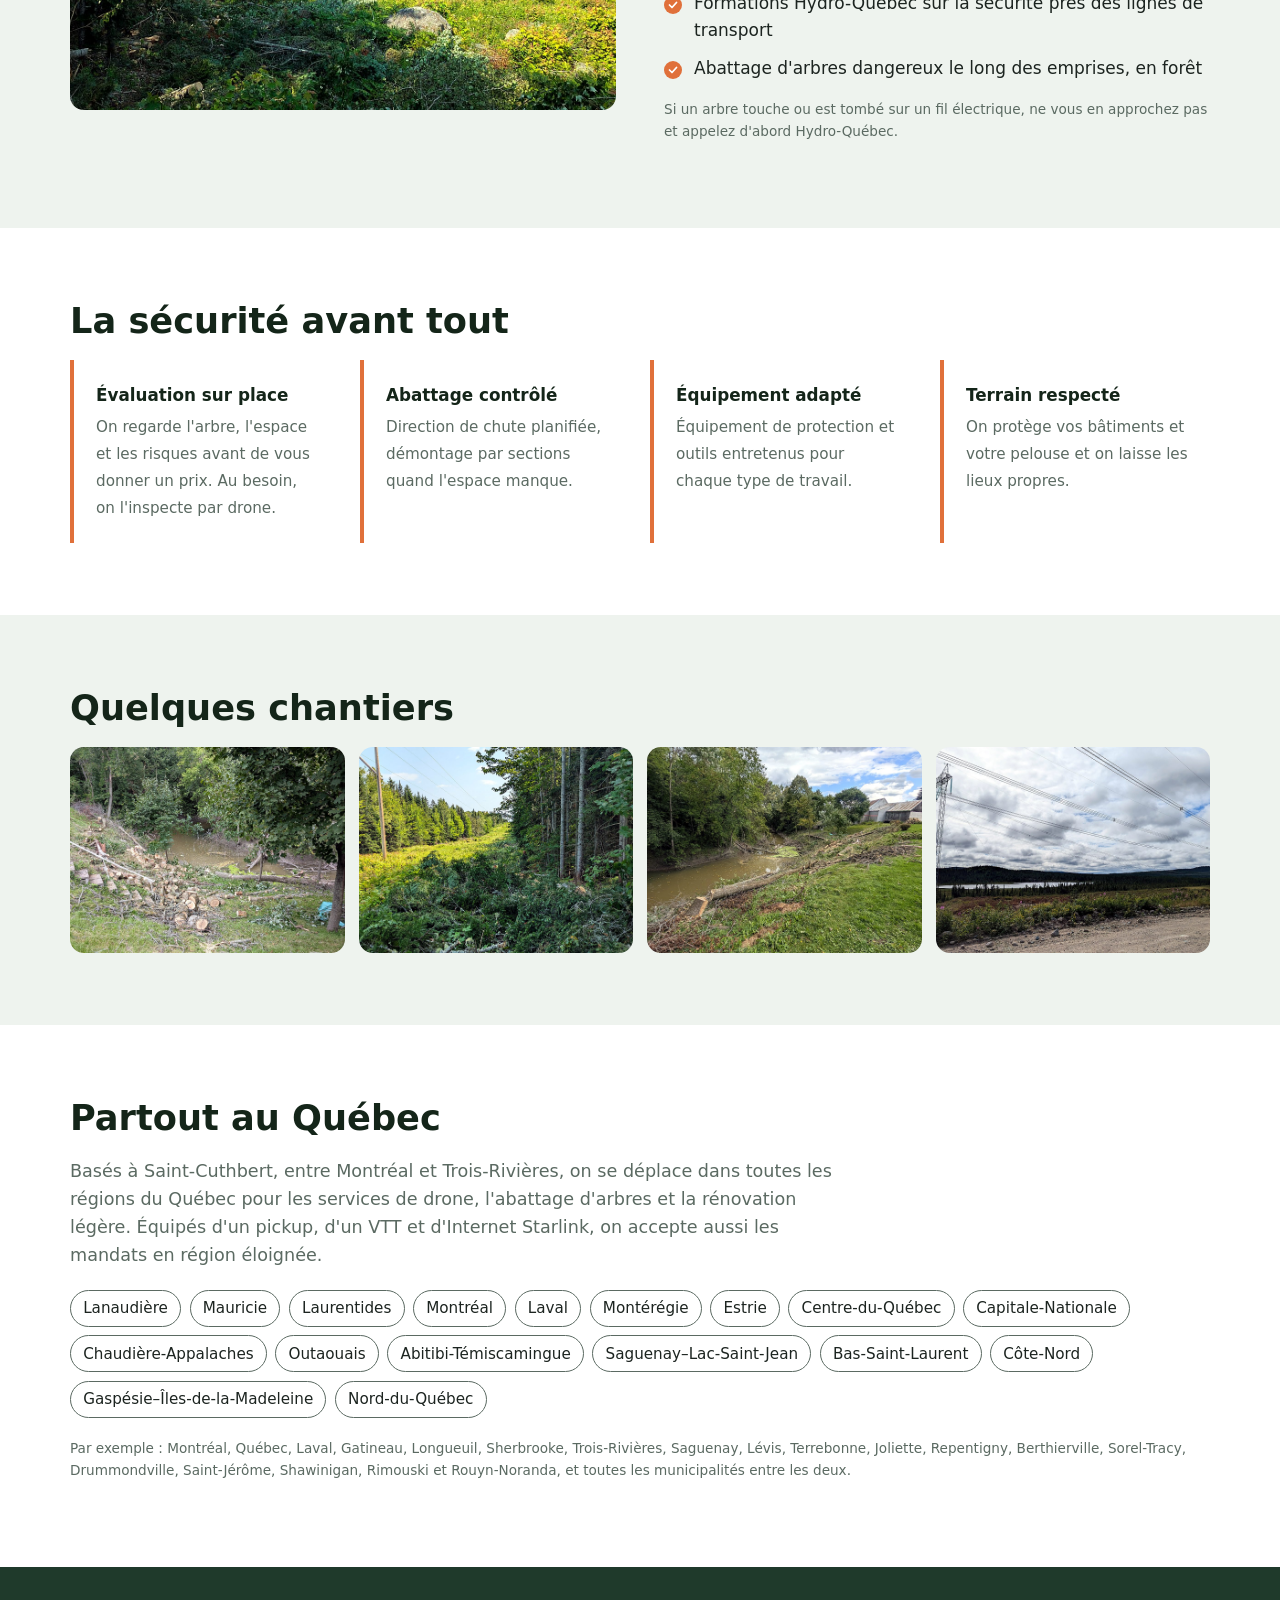
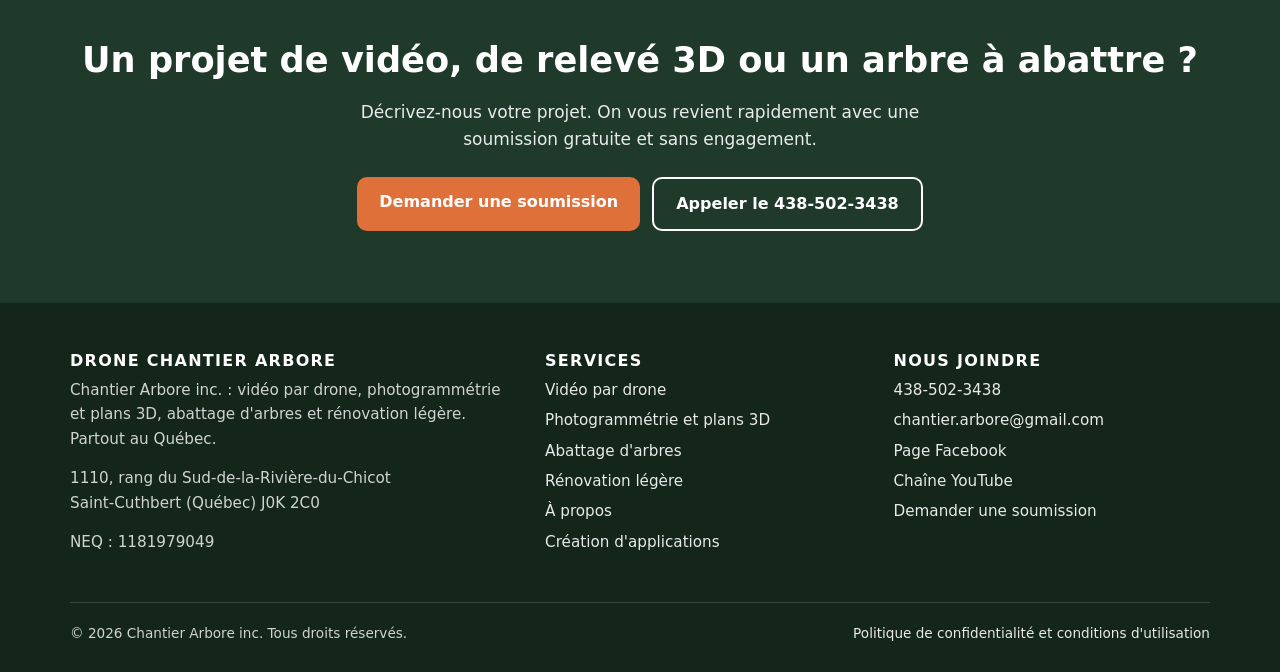
<file: abattage.html>
<!DOCTYPE html>
<html lang="fr-CA">
<head>
<meta charset="utf-8">
<meta name="viewport" content="width=device-width, initial-scale=1">
<title>Abattage d'arbres partout au Québec | Drone Chantier Arbore</title>
<meta name="description" content="Abattage d'arbres dangereux, morts ou nuisibles et ramassage du bois par un abatteur formé (carte CNESST, ASP Abattage). Partout au Québec.">
<meta property="og:title" content="Abattage d'arbres partout au Québec | Drone Chantier Arbore">
<meta property="og:description" content="Abattage d'arbres dangereux, morts ou nuisibles et ramassage du bois par un abatteur formé (carte CNESST, ASP Abattage). Partout au Québec.">
<meta property="og:image" content="images/bois-coupe.jpg">
<link rel="icon" href="favicon.svg" type="image/svg+xml">
<link rel="stylesheet" href="style.css">
<link rel="canonical" href="https://dronechantierarbore.ca/abattage.html">
</head>
<body>
<header class="entete">
  <div class="conteneur">
    <a class="logo" href="index.html"><span class="icones"><svg viewBox="0 0 40 40" aria-hidden="true"><circle cx="20" cy="20" r="19" fill="#e0703a"/><g stroke="#fff" stroke-width="2.4" stroke-linecap="round"><path d="M13 13l14 14M27 13L13 27"/></g><g fill="none" stroke="#fff" stroke-width="2"><circle cx="12" cy="12" r="4.5"/><circle cx="28" cy="12" r="4.5"/><circle cx="12" cy="28" r="4.5"/><circle cx="28" cy="28" r="4.5"/></g><rect x="16" y="16.5" width="8" height="7" rx="2" fill="#fff"/></svg><svg viewBox="0 0 40 40" aria-hidden="true"><circle cx="20" cy="20" r="19" fill="#e0703a"/><path d="M20 7l-8 11h4l-6 8h7v7h6v-7h7l-6-8h4z" fill="#fff"/></svg><svg viewBox="0 0 40 40" aria-hidden="true"><circle cx="20" cy="20" r="19" fill="#e0703a"/><path d="M9 20L20 10l11 10" fill="none" stroke="#fff" stroke-width="2.8" stroke-linecap="round" stroke-linejoin="round"/><path d="M12.5 18.5V30h15V18.5" fill="none" stroke="#fff" stroke-width="2.6" stroke-linejoin="round"/><rect x="17.5" y="22.5" width="5" height="7.5" fill="#fff"/></svg></span><span>Drone Chantier Arbore<small>Chantier Arbore inc. · Partout au Québec</small></span></a>
    <button class="menu-toggle" aria-expanded="false" aria-controls="menu">Menu</button>
    <ul class="menu" id="menu">
      <li><a href="index.html">Accueil</a></li>
      <li><a href="drone-3d.html">Drone et 3D</a></li>
      <li><a href="abattage.html" aria-current="page">Abattage</a></li>
      <li><a href="renovation.html">Rénovation</a></li>
      <li><a href="a-propos.html">À propos</a></li>
      <li><a href="conteseveil.html">Création d'app</a></li>
      <li><a href="contact.html" class="bouton">Soumission gratuite</a></li>
    </ul>
  </div>
</header>
<main>
<section class="banniere courte" style="background-image:url('images/bois-coupe.jpg')">
  <div class="conteneur">
    <span class="etiquette">Services</span>
    <h1>Abattage d'arbres</h1>
    <p>Abattage contrôlé et ramassage du bois, fait proprement et en sécurité, même pour l'arbre dangereux près de la maison.</p>
  </div>
</section>

<section>
  <div class="conteneur deux-col">
    <div>
      <h2>Ce qu'on fait</h2>
      <ul class="liste-check">
        <li><strong>Abattage d'arbres</strong> : arbres morts, malades, dangereux ou nuisibles, même en espace restreint.</li>
        <li><strong>Arbres après tempête</strong> : arbres tombés ou cassés.</li>
        <li><strong>Ramassage</strong> : débitage du bois, ramassage du bois et des branches, terrain laissé propre.</li>
      </ul>
      <a class="bouton" href="contact.html">Demander une soumission</a>
    </div>
    <img src="images/abattage-riviere.jpg" alt="Bord de rivière après abattage et ramassage du bois" loading="lazy">
  </div>
</section>

<section class="pale" id="lignes">
  <div class="conteneur deux-col">
    <img src="images/emprise-corridor.jpg" alt="Corridor dégagé sous une ligne électrique en forêt" loading="lazy">
    <div>
      <span class="etiquette">Expérience terrain</span>
      <h2>Habitués au travail près des lignes</h2>
      <p>En 2025 et 2026, Chantier Arbore a travaillé comme sous-traitant pour un fournisseur d'Hydro-Québec à l'abattage d'arbres dangereux le long des lignes, en respectant strictement les distances de sécurité.</p>
      <ul class="liste-check">
        <li>Carte d'abatteur CNESST : formation ASP Abattage (Saint-Jérôme, 2025)</li>
        <li>Formations Hydro-Québec sur la sécurité près des lignes de transport</li>
        <li>Abattage d'arbres dangereux le long des emprises, en forêt</li>
      </ul>
      <p class="note">Si un arbre touche ou est tombé sur un fil électrique, ne vous en approchez pas et appelez d'abord Hydro-Québec.</p>
    </div>
  </div>
</section>

<section>
  <div class="conteneur">
    <h2>La sécurité avant tout</h2>
    <div class="atouts">
      <div class="atout"><strong>Évaluation sur place</strong><span>On regarde l'arbre, l'espace et les risques avant de vous donner un prix. Au besoin, on l'inspecte par drone.</span></div>
      <div class="atout"><strong>Abattage contrôlé</strong><span>Direction de chute planifiée, démontage par sections quand l'espace manque.</span></div>
      <div class="atout"><strong>Équipement adapté</strong><span>Équipement de protection et outils entretenus pour chaque type de travail.</span></div>
      <div class="atout"><strong>Terrain respecté</strong><span>On protège vos bâtiments et votre pelouse et on laisse les lieux propres.</span></div>
    </div>
  </div>
</section>

<section class="pale">
  <div class="conteneur">
    <h2>Quelques chantiers</h2>
    <div class="galerie">
      <img src="images/bois-coupe.jpg" alt="Billots coupés après un abattage" loading="lazy">
      <img src="images/emprise-ligne.jpg" alt="Emprise dégagée sous une ligne électrique" loading="lazy">
      <img src="images/abattage-riviere.jpg" alt="Arbres abattus le long d'une rivière" loading="lazy">
      <img src="images/lignes-haute-tension.jpg" alt="Chantier le long d'une ligne à haute tension" loading="lazy">
    </div>
  </div>
</section>

<section id="zone">
  <div class="conteneur">
    <h2>Partout au Québec</h2>
    <p class="intro">Basés à Saint-Cuthbert, entre Montréal et Trois-Rivières, on se déplace dans toutes les régions du Québec pour les services de drone, l'abattage d'arbres et la rénovation légère. Équipés d'un pickup, d'un VTT et d'Internet Starlink, on accepte aussi les mandats en région éloignée.</p>
    <ul class="regions">
      <li>Lanaudière</li>
      <li>Mauricie</li>
      <li>Laurentides</li>
      <li>Montréal</li>
      <li>Laval</li>
      <li>Montérégie</li>
      <li>Estrie</li>
      <li>Centre-du-Québec</li>
      <li>Capitale-Nationale</li>
      <li>Chaudière-Appalaches</li>
      <li>Outaouais</li>
      <li>Abitibi-Témiscamingue</li>
      <li>Saguenay–Lac-Saint-Jean</li>
      <li>Bas-Saint-Laurent</li>
      <li>Côte-Nord</li>
      <li>Gaspésie–Îles-de-la-Madeleine</li>
      <li>Nord-du-Québec</li>
    </ul>
    <p class="note">Par exemple : Montréal, Québec, Laval, Gatineau, Longueuil, Sherbrooke, Trois-Rivières, Saguenay, Lévis, Terrebonne, Joliette, Repentigny, Berthierville, Sorel-Tracy, Drummondville, Saint-Jérôme, Shawinigan, Rimouski et Rouyn-Noranda, et toutes les municipalités entre les deux.</p>
  </div>
</section>

<section class="appel">
  <div class="conteneur">
    <h2>Un projet de vidéo, de relevé 3D ou un arbre à abattre ?</h2>
    <p>Décrivez-nous votre projet. On vous revient rapidement avec une soumission gratuite et sans engagement.</p>
    <div class="actions">
      <a class="bouton" href="contact.html">Demander une soumission</a>
      <a class="bouton secondaire" href="tel:+14385023438">Appeler le 438-502-3438</a>
    </div>
  </div>
</section>
</main>
<footer class="pied">
  <div class="conteneur">
    <div class="colonnes">
      <div>
        <h3>Drone Chantier Arbore</h3>
        <p>Chantier Arbore inc. : vidéo par drone, photogrammétrie et plans 3D, abattage d'arbres et rénovation légère. Partout au Québec.</p>
        <p>1110, rang du Sud-de-la-Rivière-du-Chicot<br>Saint-Cuthbert (Québec) J0K 2C0</p>
        <p>NEQ : 1181979049</p>
      </div>
      <div>
        <h3>Services</h3>
        <ul>
          <li><a href="drone-3d.html#videos">Vidéo par drone</a></li>
          <li><a href="drone-3d.html#photogrammetrie">Photogrammétrie et plans 3D</a></li>
          <li><a href="abattage.html">Abattage d'arbres</a></li>
          <li><a href="renovation.html">Rénovation légère</a></li>
          <li><a href="a-propos.html">À propos</a></li>
          <li><a href="conteseveil.html">Création d'applications</a></li>
        </ul>
      </div>
      <div>
        <h3>Nous joindre</h3>
        <ul>
          <li><a href="tel:+14385023438">438-502-3438</a></li>
          <li><a href="mailto:chantier.arbore@gmail.com">chantier.arbore@gmail.com</a></li>
          <li><a href="https://www.facebook.com/Dronechantierarbore">Page Facebook</a></li>
          <li><a href="https://www.youtube.com/@dronechantierarbore">Chaîne YouTube</a></li>
          <li><a href="contact.html">Demander une soumission</a></li>
        </ul>
      </div>
    </div>
    <div class="bas">
      <span>© <span class="annee">2026</span> Chantier Arbore inc. Tous droits réservés.</span>
      <span><a href="https://conteseveilstudio-cmd.github.io/conteseveil-legal/">Politique de confidentialité et conditions d'utilisation</a></span>
    </div>
  </div>
</footer>
<script src="script.js"></script>
</body>
</html>
</file>
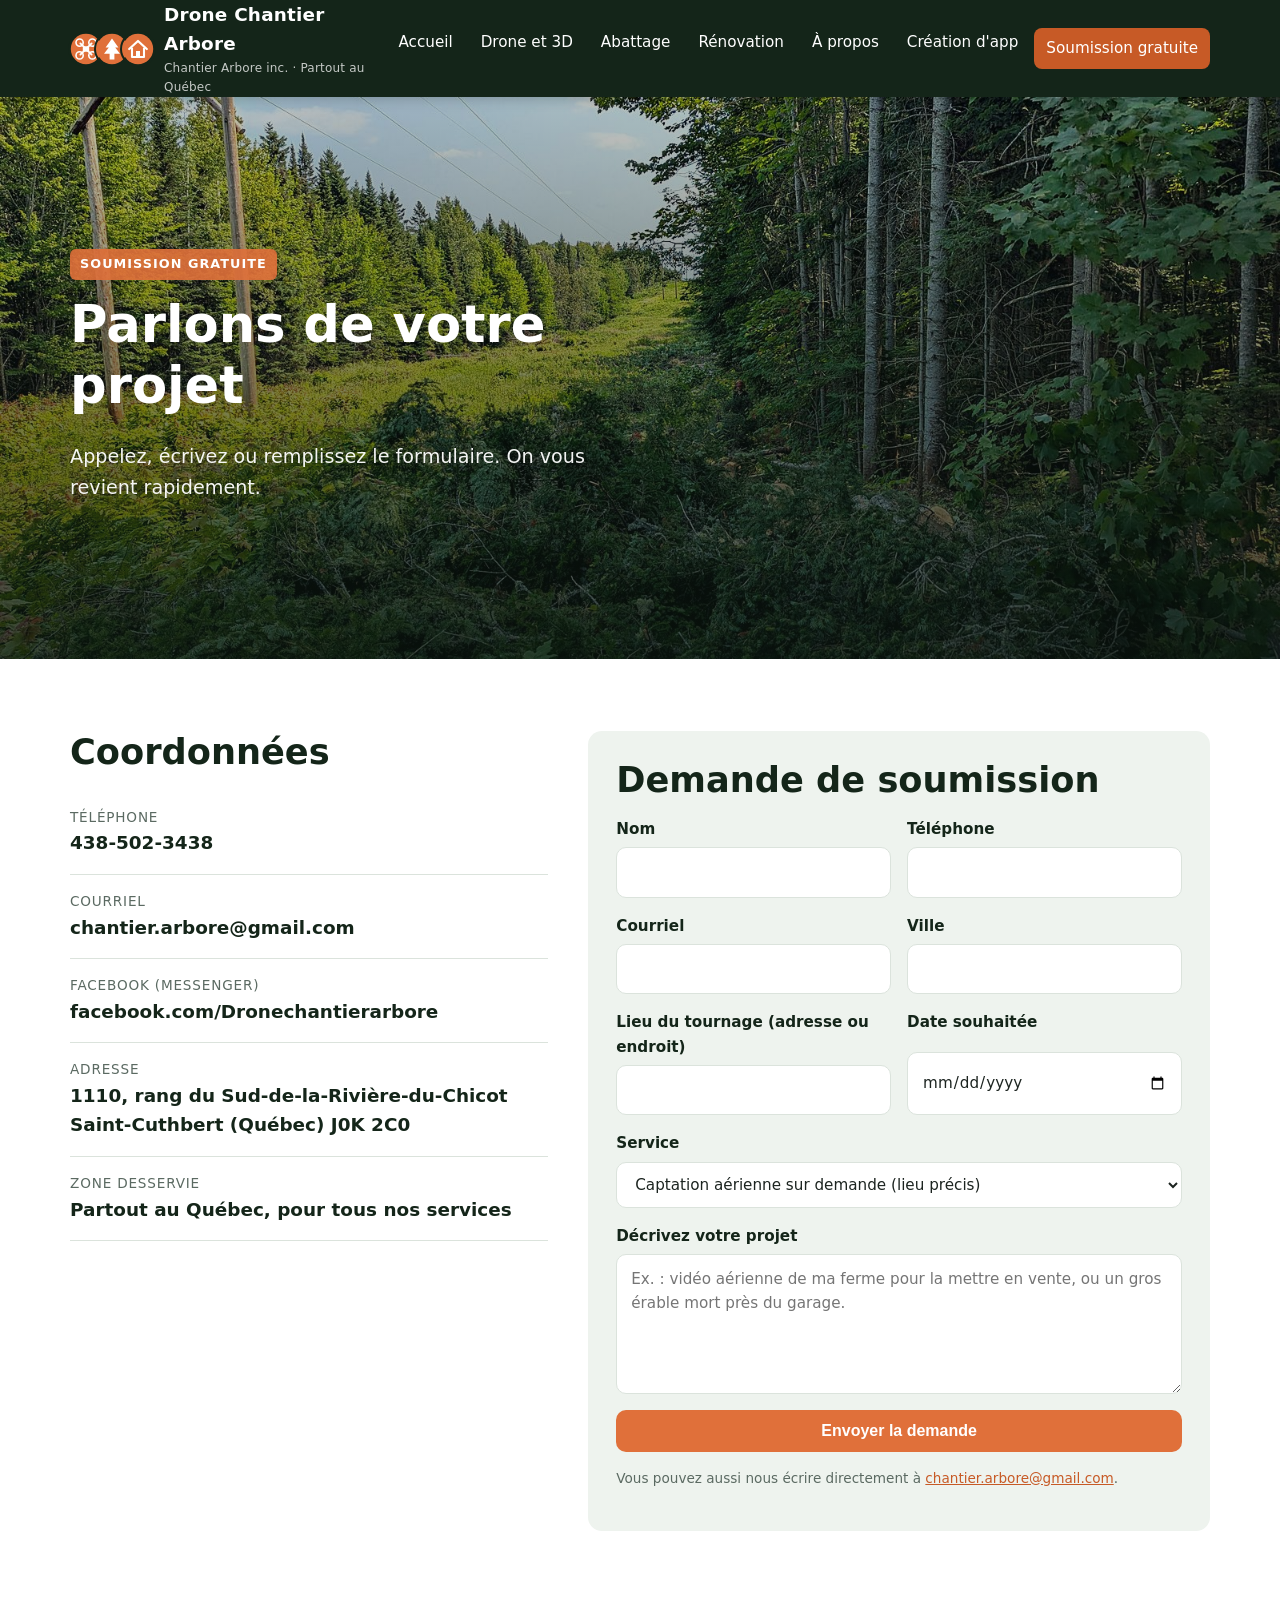
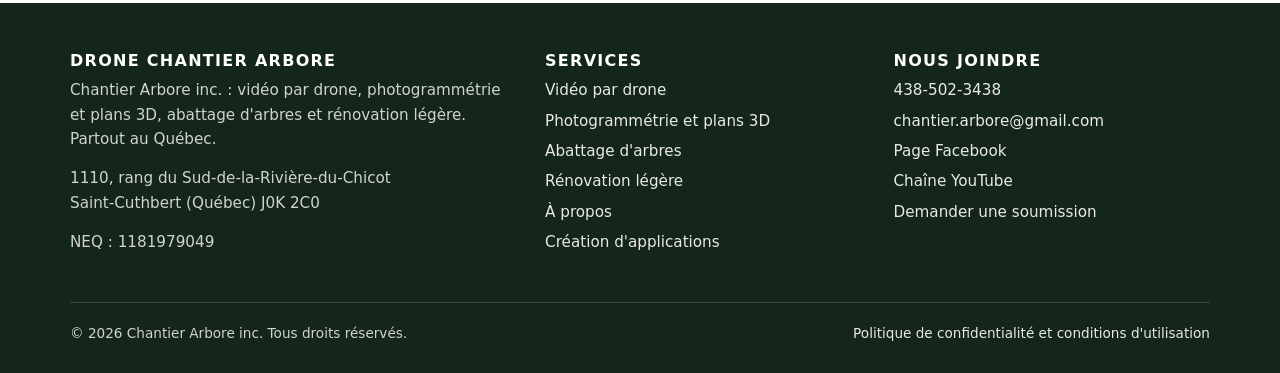
<file: contact.html>
<!DOCTYPE html>
<html lang="fr-CA">
<head>
<meta charset="utf-8">
<meta name="viewport" content="width=device-width, initial-scale=1">
<title>Contact et soumission | Drone Chantier Arbore</title>
<meta name="description" content="Demandez une soumission gratuite : vidéo par drone, photogrammétrie et plans 3D, abattage d'arbres ou rénovation légère. Chantier Arbore inc., Saint-Cuthbert : 438-502-3438.">
<meta property="og:title" content="Contact et soumission | Drone Chantier Arbore">
<meta property="og:description" content="Demandez une soumission gratuite : vidéo par drone, photogrammétrie et plans 3D, abattage d'arbres ou rénovation légère. Chantier Arbore inc., Saint-Cuthbert : 438-502-3438.">
<meta property="og:image" content="images/emprise-ligne.jpg">
<link rel="icon" href="favicon.svg" type="image/svg+xml">
<link rel="stylesheet" href="style.css">
<link rel="canonical" href="https://dronechantierarbore.ca/contact.html">
</head>
<body>
<header class="entete">
  <div class="conteneur">
    <a class="logo" href="index.html"><span class="icones"><svg viewBox="0 0 40 40" aria-hidden="true"><circle cx="20" cy="20" r="19" fill="#e0703a"/><g stroke="#fff" stroke-width="2.4" stroke-linecap="round"><path d="M13 13l14 14M27 13L13 27"/></g><g fill="none" stroke="#fff" stroke-width="2"><circle cx="12" cy="12" r="4.5"/><circle cx="28" cy="12" r="4.5"/><circle cx="12" cy="28" r="4.5"/><circle cx="28" cy="28" r="4.5"/></g><rect x="16" y="16.5" width="8" height="7" rx="2" fill="#fff"/></svg><svg viewBox="0 0 40 40" aria-hidden="true"><circle cx="20" cy="20" r="19" fill="#e0703a"/><path d="M20 7l-8 11h4l-6 8h7v7h6v-7h7l-6-8h4z" fill="#fff"/></svg><svg viewBox="0 0 40 40" aria-hidden="true"><circle cx="20" cy="20" r="19" fill="#e0703a"/><path d="M9 20L20 10l11 10" fill="none" stroke="#fff" stroke-width="2.8" stroke-linecap="round" stroke-linejoin="round"/><path d="M12.5 18.5V30h15V18.5" fill="none" stroke="#fff" stroke-width="2.6" stroke-linejoin="round"/><rect x="17.5" y="22.5" width="5" height="7.5" fill="#fff"/></svg></span><span>Drone Chantier Arbore<small>Chantier Arbore inc. · Partout au Québec</small></span></a>
    <button class="menu-toggle" aria-expanded="false" aria-controls="menu">Menu</button>
    <ul class="menu" id="menu">
      <li><a href="index.html">Accueil</a></li>
      <li><a href="drone-3d.html">Drone et 3D</a></li>
      <li><a href="abattage.html">Abattage</a></li>
      <li><a href="renovation.html">Rénovation</a></li>
      <li><a href="a-propos.html">À propos</a></li>
      <li><a href="conteseveil.html">Création d'app</a></li>
      <li><a href="contact.html" class="bouton" aria-current="page">Soumission gratuite</a></li>
    </ul>
  </div>
</header>
<main>
<section class="banniere courte" style="background-image:url('images/emprise-ligne.jpg')">
  <div class="conteneur">
    <span class="etiquette">Soumission gratuite</span>
    <h1>Parlons de votre projet</h1>
    <p>Appelez, écrivez ou remplissez le formulaire. On vous revient rapidement.</p>
  </div>
</section>

<section>
  <div class="conteneur contact-grille">
    <div>
      <h2>Coordonnées</h2>
      <ul class="coord">
        <li><span>Téléphone</span><a href="tel:+14385023438">438-502-3438</a></li>
        <li><span>Courriel</span><a href="mailto:chantier.arbore@gmail.com">chantier.arbore@gmail.com</a></li>
        <li><span>Facebook (Messenger)</span><a href="https://www.facebook.com/Dronechantierarbore">facebook.com/Dronechantierarbore</a></li>
        <li><span>Adresse</span><strong>1110, rang du Sud-de-la-Rivière-du-Chicot<br>Saint-Cuthbert (Québec) J0K 2C0</strong></li>
        <li><span>Zone desservie</span><strong>Partout au Québec, pour tous nos services</strong></li>
      </ul>
    </div>

    <form action="https://formsubmit.co/6f2a4045acc7e98440b29aa9648448c2" method="POST">
      <h2 style="margin:0">Demande de soumission</h2>
      <input type="hidden" name="_subject" value="Nouvelle demande — site Chantier Arbore">
      <input type="hidden" name="_template" value="table">
      <input type="text" name="_honey" style="display:none" tabindex="-1" autocomplete="off">
      <div class="ligne2">
        <label>Nom<input type="text" name="nom" required autocomplete="name"></label>
        <label>Téléphone<input type="tel" name="telephone" autocomplete="tel"></label>
      </div>
      <div class="ligne2">
        <label>Courriel<input type="email" name="email" required autocomplete="email"></label>
        <label>Ville<input type="text" name="ville" autocomplete="address-level2"></label>
      </div>
      <div class="ligne2">
        <label>Lieu du tournage (adresse ou endroit)<input type="text" name="lieu"></label>
        <label>Date souhaitée<input type="date" name="date_souhaitee"></label>
      </div>
      <label>Service
        <select name="service">
          <option>Captation aérienne sur demande (lieu précis)</option>
          <option>Vidéo par drone (tournage et montage)</option>
          <option>Photogrammétrie / plan 3D / volumes</option>
          <option>Inspection visuelle par drone (toiture, bâtiment, arbres)</option>
          <option>Suivi de chantier vu du ciel</option>
          <option>Abattage d'arbre</option>
          <option>Ramassage du bois après abattage</option>
          <option>Rénovation légère / menuiserie</option>
          <option>Création d'application Android</option>
          <option>Autre</option>
        </select>
      </label>
      <label>Décrivez votre projet<textarea name="message" required placeholder="Ex. : vidéo aérienne de ma ferme pour la mettre en vente, ou un gros érable mort près du garage."></textarea></label>
      <button class="bouton" type="submit">Envoyer la demande</button>
      <p class="note">Vous pouvez aussi nous écrire directement à <a href="mailto:chantier.arbore@gmail.com">chantier.arbore@gmail.com</a>.</p>
    </form>
  </div>
</section>
</main>
<footer class="pied">
  <div class="conteneur">
    <div class="colonnes">
      <div>
        <h3>Drone Chantier Arbore</h3>
        <p>Chantier Arbore inc. : vidéo par drone, photogrammétrie et plans 3D, abattage d'arbres et rénovation légère. Partout au Québec.</p>
        <p>1110, rang du Sud-de-la-Rivière-du-Chicot<br>Saint-Cuthbert (Québec) J0K 2C0</p>
        <p>NEQ : 1181979049</p>
      </div>
      <div>
        <h3>Services</h3>
        <ul>
          <li><a href="drone-3d.html#videos">Vidéo par drone</a></li>
          <li><a href="drone-3d.html#photogrammetrie">Photogrammétrie et plans 3D</a></li>
          <li><a href="abattage.html">Abattage d'arbres</a></li>
          <li><a href="renovation.html">Rénovation légère</a></li>
          <li><a href="a-propos.html">À propos</a></li>
          <li><a href="conteseveil.html">Création d'applications</a></li>
        </ul>
      </div>
      <div>
        <h3>Nous joindre</h3>
        <ul>
          <li><a href="tel:+14385023438">438-502-3438</a></li>
          <li><a href="mailto:chantier.arbore@gmail.com">chantier.arbore@gmail.com</a></li>
          <li><a href="https://www.facebook.com/Dronechantierarbore">Page Facebook</a></li>
          <li><a href="https://www.youtube.com/@dronechantierarbore">Chaîne YouTube</a></li>
          <li><a href="contact.html">Demander une soumission</a></li>
        </ul>
      </div>
    </div>
    <div class="bas">
      <span>© <span class="annee">2026</span> Chantier Arbore inc. Tous droits réservés.</span>
      <span><a href="https://conteseveilstudio-cmd.github.io/conteseveil-legal/">Politique de confidentialité et conditions d'utilisation</a></span>
    </div>
  </div>
</footer>
<script src="script.js"></script>
</body>
</html>
</file>
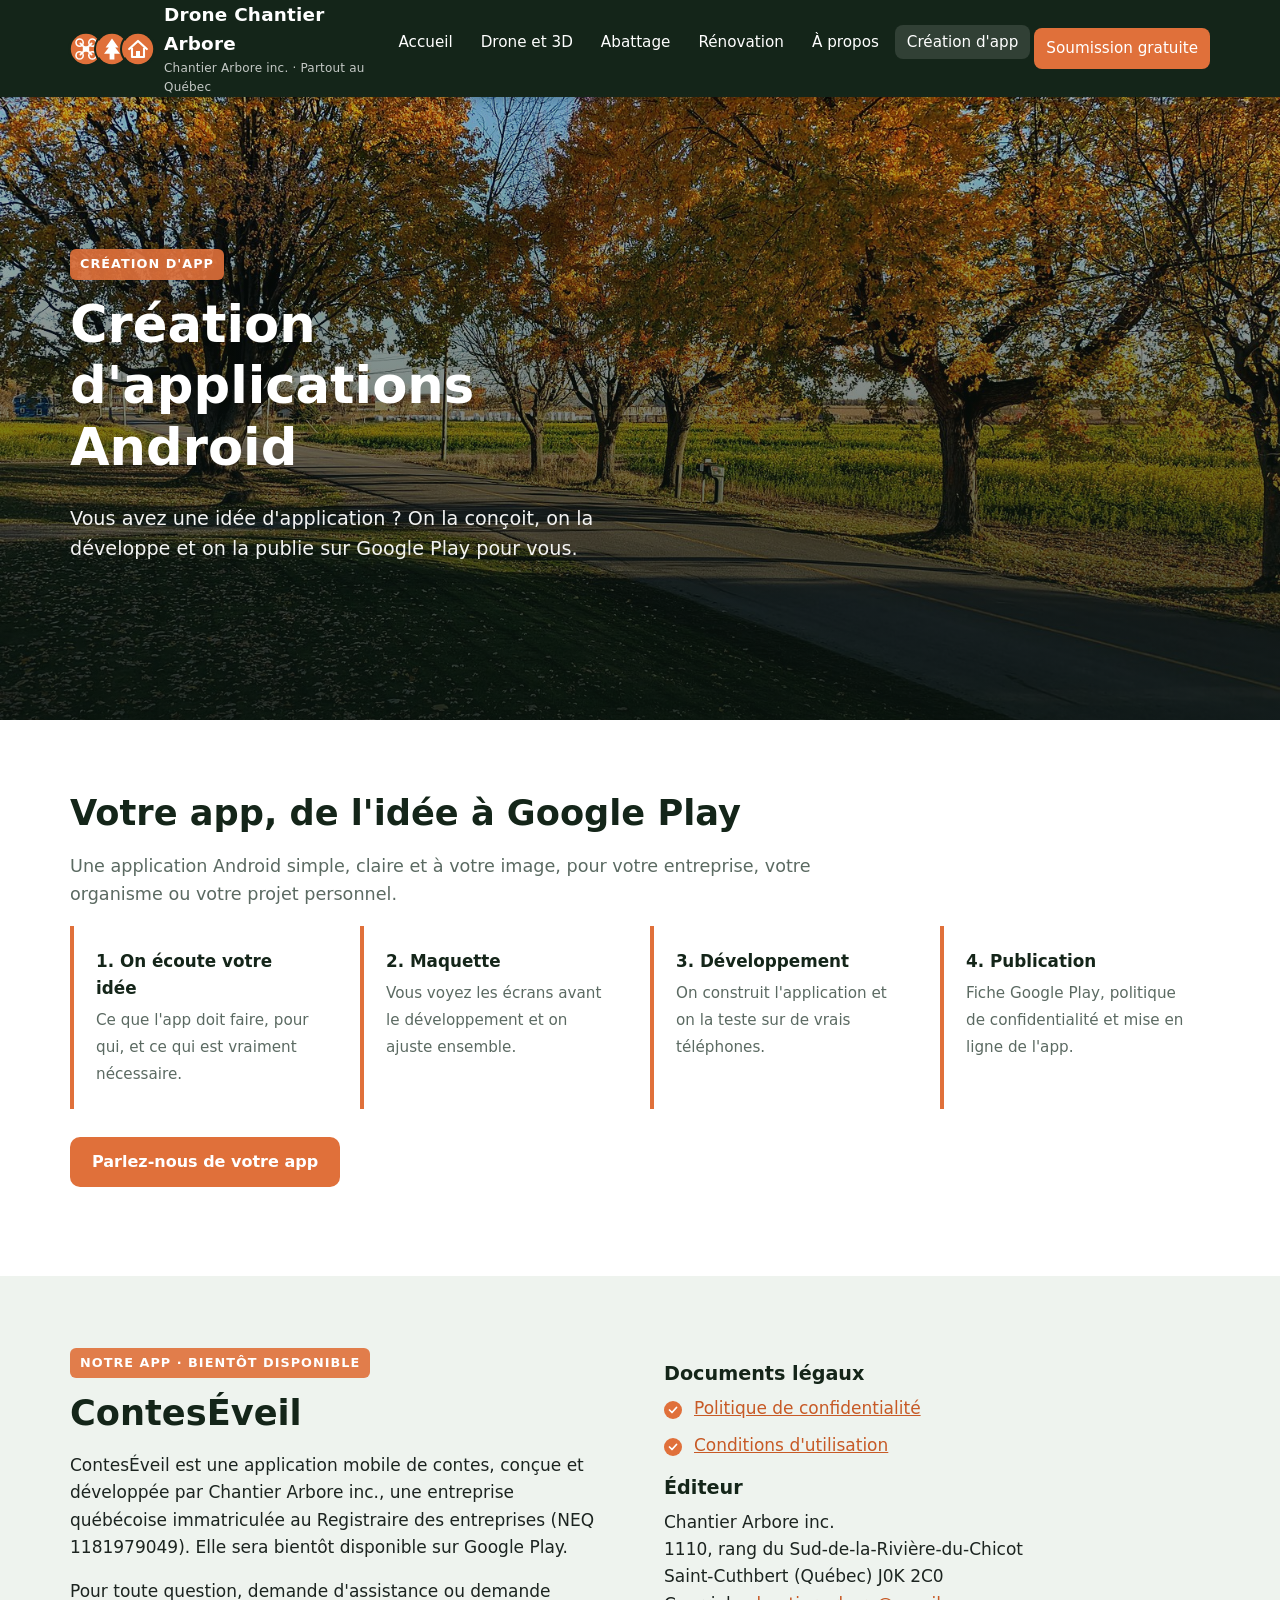
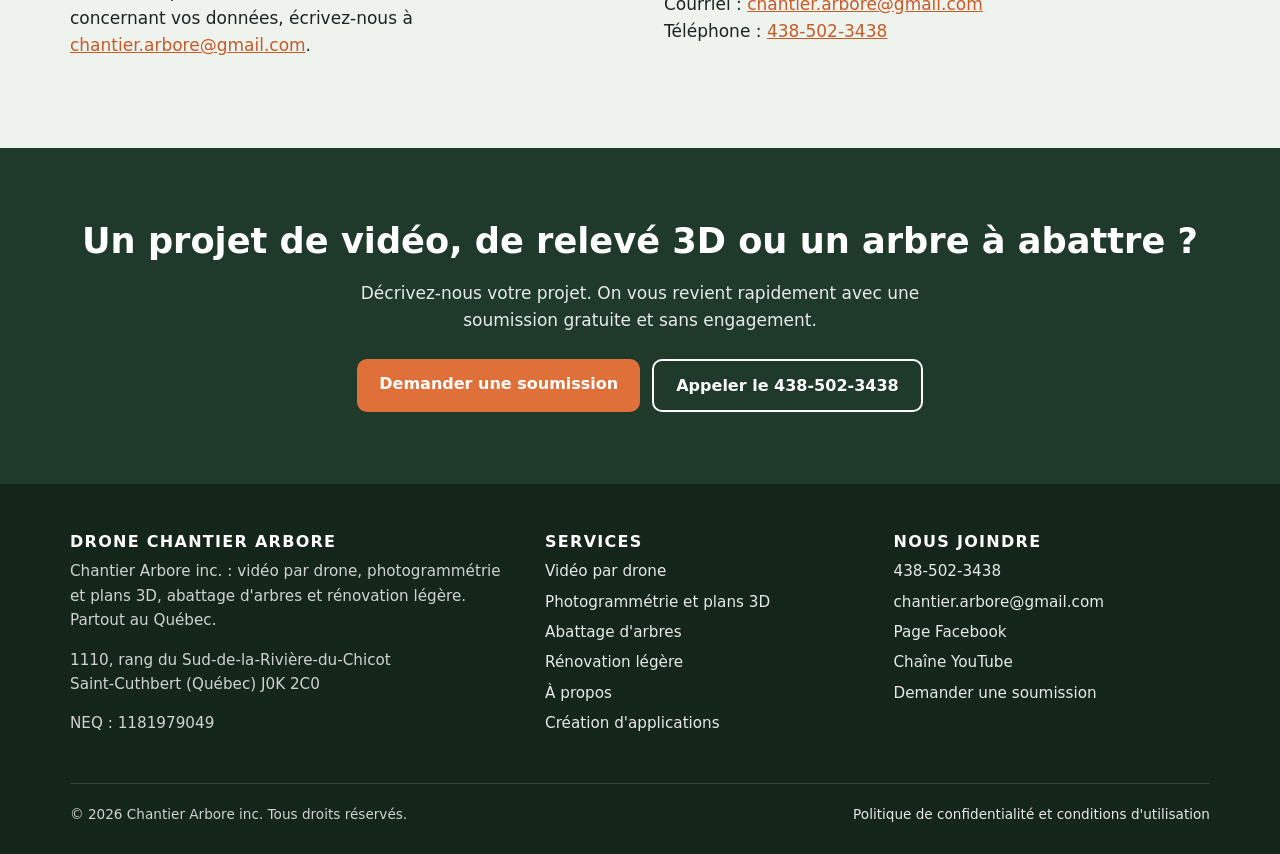
<file: conteseveil.html>
<!DOCTYPE html>
<html lang="fr-CA">
<head>
<meta charset="utf-8">
<meta name="viewport" content="width=device-width, initial-scale=1">
<title>Création d'applications Android | Drone Chantier Arbore</title>
<meta name="description" content="Création d'applications Android sur mesure pour entreprises et organismes, de l'idée jusqu'à la publication sur Google Play. Découvrez ContesÉveil, notre application de contes.">
<meta property="og:title" content="Création d'applications Android | Drone Chantier Arbore">
<meta property="og:description" content="Création d'applications Android sur mesure pour entreprises et organismes, de l'idée jusqu'à la publication sur Google Play. Découvrez ContesÉveil, notre application de contes.">
<meta property="og:image" content="images/drone-allee-arbres.jpg">
<link rel="icon" href="favicon.svg" type="image/svg+xml">
<link rel="stylesheet" href="style.css">
<link rel="canonical" href="https://dronechantierarbore.ca/conteseveil.html">
</head>
<body>
<header class="entete">
  <div class="conteneur">
    <a class="logo" href="index.html"><span class="icones"><svg viewBox="0 0 40 40" aria-hidden="true"><circle cx="20" cy="20" r="19" fill="#e0703a"/><g stroke="#fff" stroke-width="2.4" stroke-linecap="round"><path d="M13 13l14 14M27 13L13 27"/></g><g fill="none" stroke="#fff" stroke-width="2"><circle cx="12" cy="12" r="4.5"/><circle cx="28" cy="12" r="4.5"/><circle cx="12" cy="28" r="4.5"/><circle cx="28" cy="28" r="4.5"/></g><rect x="16" y="16.5" width="8" height="7" rx="2" fill="#fff"/></svg><svg viewBox="0 0 40 40" aria-hidden="true"><circle cx="20" cy="20" r="19" fill="#e0703a"/><path d="M20 7l-8 11h4l-6 8h7v7h6v-7h7l-6-8h4z" fill="#fff"/></svg><svg viewBox="0 0 40 40" aria-hidden="true"><circle cx="20" cy="20" r="19" fill="#e0703a"/><path d="M9 20L20 10l11 10" fill="none" stroke="#fff" stroke-width="2.8" stroke-linecap="round" stroke-linejoin="round"/><path d="M12.5 18.5V30h15V18.5" fill="none" stroke="#fff" stroke-width="2.6" stroke-linejoin="round"/><rect x="17.5" y="22.5" width="5" height="7.5" fill="#fff"/></svg></span><span>Drone Chantier Arbore<small>Chantier Arbore inc. · Partout au Québec</small></span></a>
    <button class="menu-toggle" aria-expanded="false" aria-controls="menu">Menu</button>
    <ul class="menu" id="menu">
      <li><a href="index.html">Accueil</a></li>
      <li><a href="drone-3d.html">Drone et 3D</a></li>
      <li><a href="abattage.html">Abattage</a></li>
      <li><a href="renovation.html">Rénovation</a></li>
      <li><a href="a-propos.html">À propos</a></li>
      <li><a href="conteseveil.html" aria-current="page">Création d'app</a></li>
      <li><a href="contact.html" class="bouton">Soumission gratuite</a></li>
    </ul>
  </div>
</header>
<main>
<section class="banniere courte" style="background-image:url('images/drone-allee-arbres.jpg')">
  <div class="conteneur">
    <span class="etiquette">Création d'app</span>
    <h1>Création d'applications Android</h1>
    <p>Vous avez une idée d'application ? On la conçoit, on la développe et on la publie sur Google Play pour vous.</p>
  </div>
</section>

<section>
  <div class="conteneur">
    <h2>Votre app, de l'idée à Google Play</h2>
    <p class="intro">Une application Android simple, claire et à votre image, pour votre entreprise, votre organisme ou votre projet personnel.</p>
    <div class="atouts etapes">
      <div class="atout"><strong>1. On écoute votre idée</strong><span>Ce que l'app doit faire, pour qui, et ce qui est vraiment nécessaire.</span></div>
      <div class="atout"><strong>2. Maquette</strong><span>Vous voyez les écrans avant le développement et on ajuste ensemble.</span></div>
      <div class="atout"><strong>3. Développement</strong><span>On construit l'application et on la teste sur de vrais téléphones.</span></div>
      <div class="atout"><strong>4. Publication</strong><span>Fiche Google Play, politique de confidentialité et mise en ligne de l'app.</span></div>
    </div>
    <p style="margin-top:28px"><a class="bouton" href="contact.html">Parlez-nous de votre app</a></p>
  </div>
</section>

<section class="pale" id="conteseveil">
  <div class="conteneur deux-col">
    <div>
      <span class="etiquette">Notre app · Bientôt disponible</span>
      <h2>ContesÉveil</h2>
      <p>ContesÉveil est une application mobile de contes, conçue et développée par Chantier Arbore inc., une entreprise québécoise immatriculée au Registraire des entreprises (NEQ 1181979049). Elle sera bientôt disponible sur Google Play.</p>
      <p>Pour toute question, demande d'assistance ou demande concernant vos données, écrivez-nous à <a href="mailto:chantier.arbore@gmail.com">chantier.arbore@gmail.com</a>.</p>
    </div>
    <div>
      <h3>Documents légaux</h3>
      <ul class="liste-check">
        <li><a href="https://conteseveilstudio-cmd.github.io/conteseveil-legal/">Politique de confidentialité</a></li>
        <li><a href="https://conteseveilstudio-cmd.github.io/conteseveil-legal/">Conditions d'utilisation</a></li>
      </ul>
      <h3>Éditeur</h3>
      <p>Chantier Arbore inc.<br>1110, rang du Sud-de-la-Rivière-du-Chicot<br>Saint-Cuthbert (Québec) J0K 2C0<br>Courriel : <a href="mailto:chantier.arbore@gmail.com">chantier.arbore@gmail.com</a><br>Téléphone : <a href="tel:+14385023438">438-502-3438</a></p>
    </div>
  </div>
</section>

<section class="appel">
  <div class="conteneur">
    <h2>Un projet de vidéo, de relevé 3D ou un arbre à abattre ?</h2>
    <p>Décrivez-nous votre projet. On vous revient rapidement avec une soumission gratuite et sans engagement.</p>
    <div class="actions">
      <a class="bouton" href="contact.html">Demander une soumission</a>
      <a class="bouton secondaire" href="tel:+14385023438">Appeler le 438-502-3438</a>
    </div>
  </div>
</section>
</main>
<footer class="pied">
  <div class="conteneur">
    <div class="colonnes">
      <div>
        <h3>Drone Chantier Arbore</h3>
        <p>Chantier Arbore inc. : vidéo par drone, photogrammétrie et plans 3D, abattage d'arbres et rénovation légère. Partout au Québec.</p>
        <p>1110, rang du Sud-de-la-Rivière-du-Chicot<br>Saint-Cuthbert (Québec) J0K 2C0</p>
        <p>NEQ : 1181979049</p>
      </div>
      <div>
        <h3>Services</h3>
        <ul>
          <li><a href="drone-3d.html#videos">Vidéo par drone</a></li>
          <li><a href="drone-3d.html#photogrammetrie">Photogrammétrie et plans 3D</a></li>
          <li><a href="abattage.html">Abattage d'arbres</a></li>
          <li><a href="renovation.html">Rénovation légère</a></li>
          <li><a href="a-propos.html">À propos</a></li>
          <li><a href="conteseveil.html">Création d'applications</a></li>
        </ul>
      </div>
      <div>
        <h3>Nous joindre</h3>
        <ul>
          <li><a href="tel:+14385023438">438-502-3438</a></li>
          <li><a href="mailto:chantier.arbore@gmail.com">chantier.arbore@gmail.com</a></li>
          <li><a href="https://www.facebook.com/Dronechantierarbore">Page Facebook</a></li>
          <li><a href="https://www.youtube.com/@dronechantierarbore">Chaîne YouTube</a></li>
          <li><a href="contact.html">Demander une soumission</a></li>
        </ul>
      </div>
    </div>
    <div class="bas">
      <span>© <span class="annee">2026</span> Chantier Arbore inc. Tous droits réservés.</span>
      <span><a href="https://conteseveilstudio-cmd.github.io/conteseveil-legal/">Politique de confidentialité et conditions d'utilisation</a></span>
    </div>
  </div>
</footer>
<script src="script.js"></script>
</body>
</html>
</file>
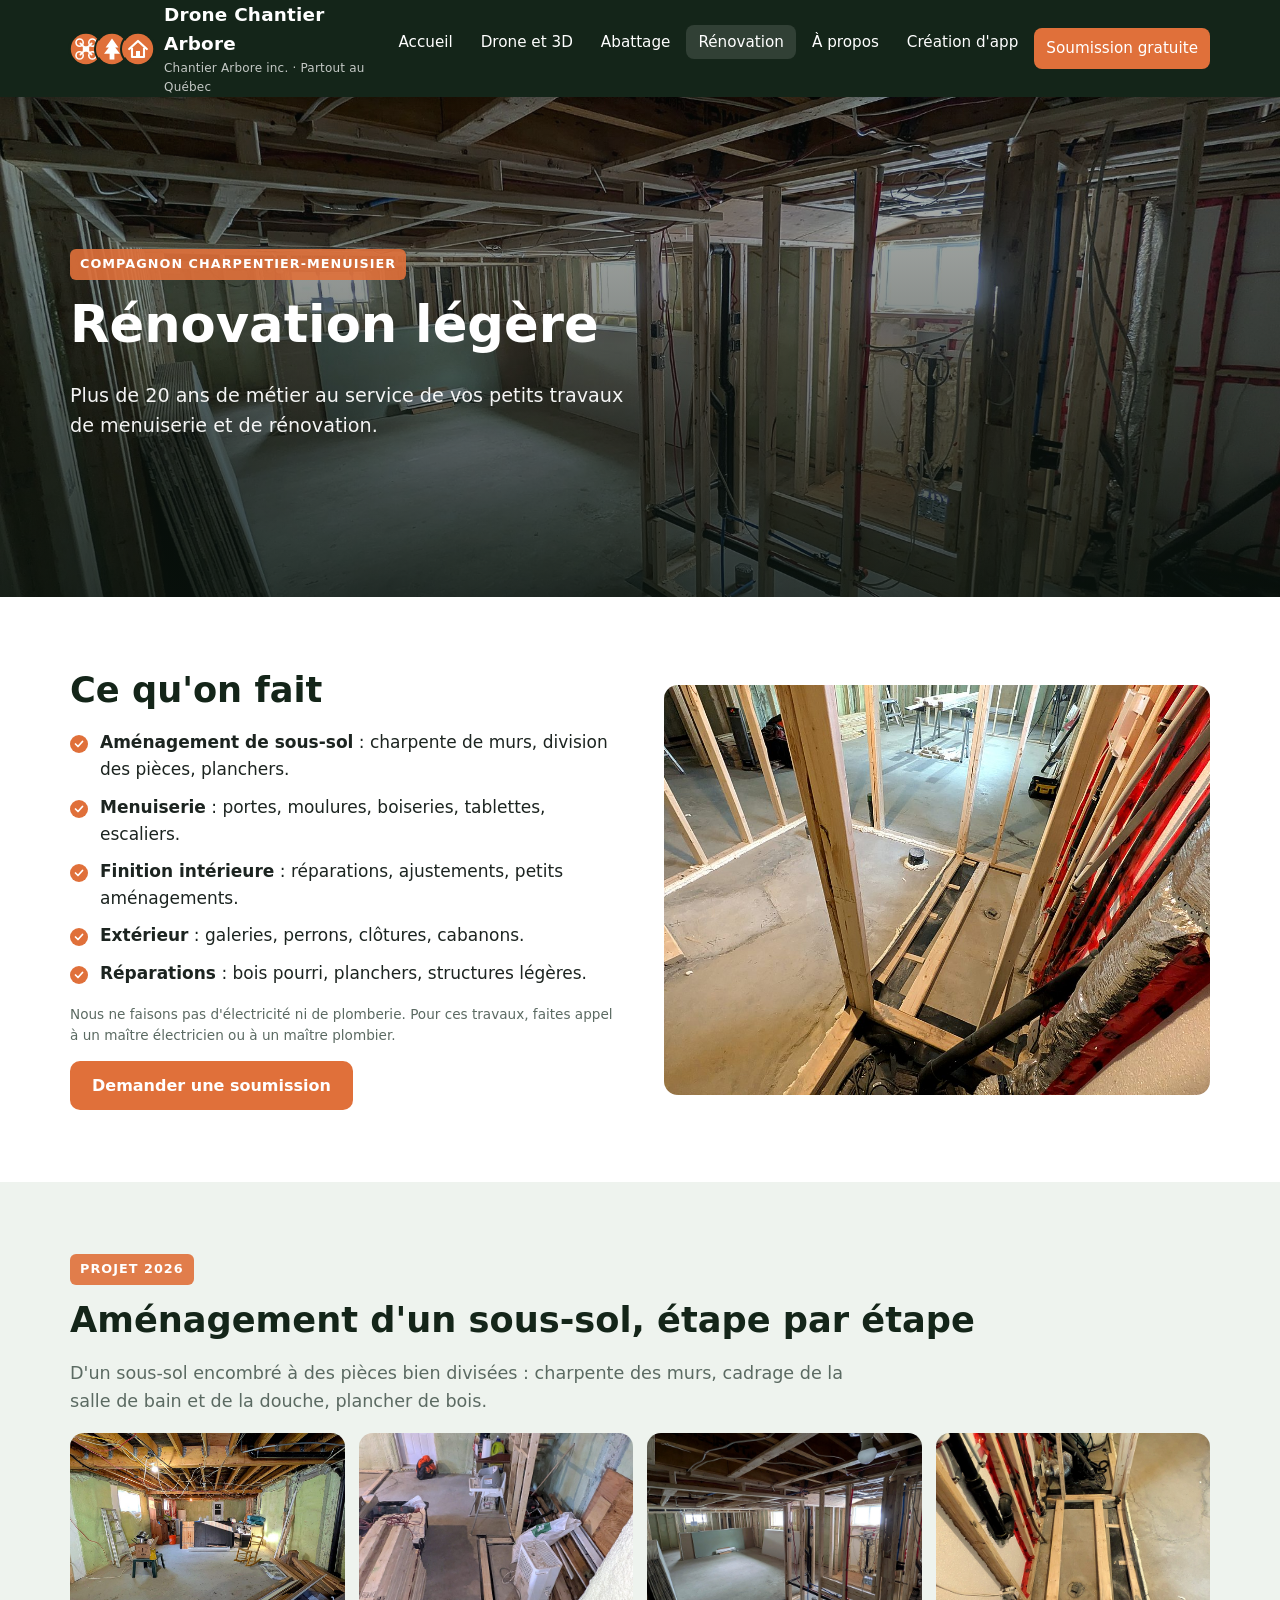
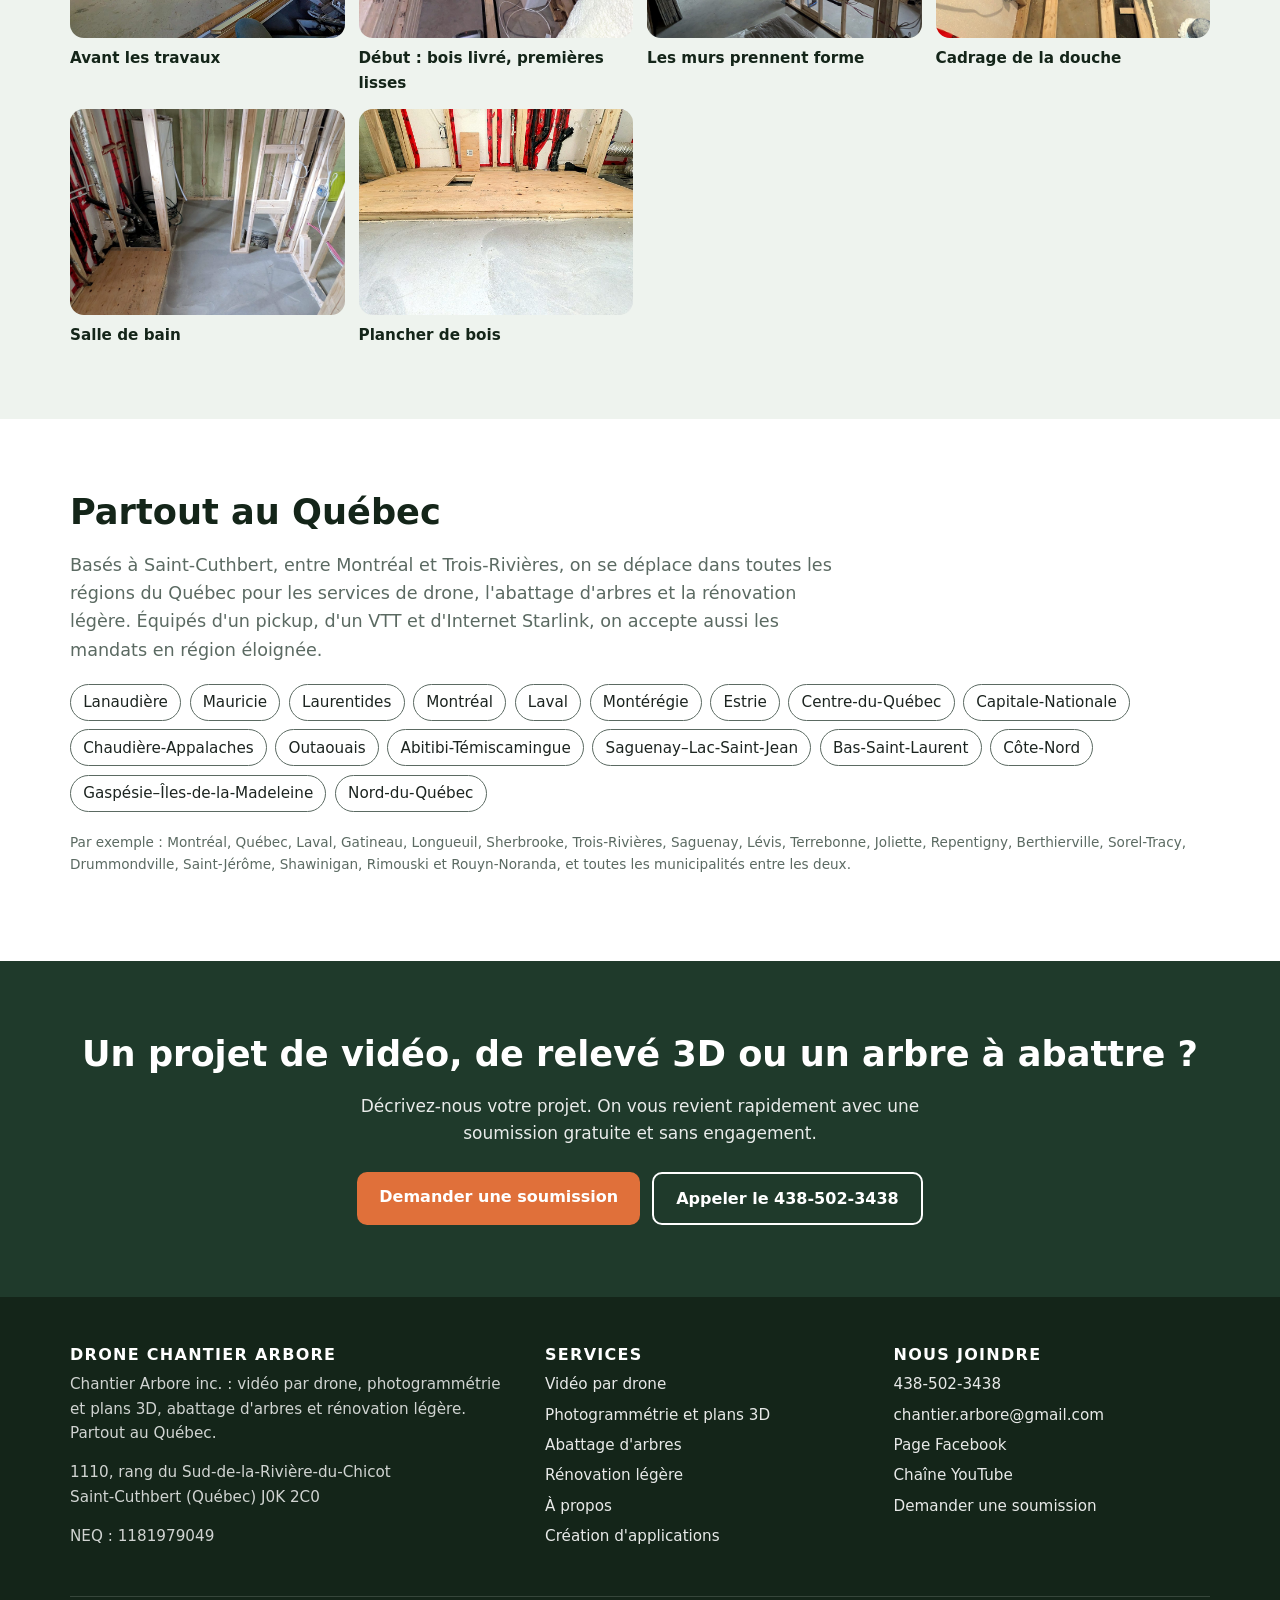
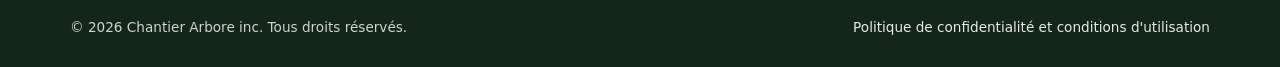
<file: renovation.html>
<!DOCTYPE html>
<html lang="fr-CA">
<head>
<meta charset="utf-8">
<meta name="viewport" content="width=device-width, initial-scale=1">
<title>Rénovation légère et menuiserie | Drone Chantier Arbore</title>
<meta name="description" content="Menuiserie et travaux de rénovation légers par un compagnon charpentier-menuisier. Partout au Québec.">
<meta property="og:title" content="Rénovation légère et menuiserie | Drone Chantier Arbore">
<meta property="og:description" content="Menuiserie et travaux de rénovation légers par un compagnon charpentier-menuisier. Partout au Québec.">
<meta property="og:image" content="images/renovation.jpg">
<link rel="icon" href="favicon.svg" type="image/svg+xml">
<link rel="stylesheet" href="style.css">
<link rel="canonical" href="https://dronechantierarbore.ca/renovation.html">
</head>
<body>
<header class="entete">
  <div class="conteneur">
    <a class="logo" href="index.html"><span class="icones"><svg viewBox="0 0 40 40" aria-hidden="true"><circle cx="20" cy="20" r="19" fill="#e0703a"/><g stroke="#fff" stroke-width="2.4" stroke-linecap="round"><path d="M13 13l14 14M27 13L13 27"/></g><g fill="none" stroke="#fff" stroke-width="2"><circle cx="12" cy="12" r="4.5"/><circle cx="28" cy="12" r="4.5"/><circle cx="12" cy="28" r="4.5"/><circle cx="28" cy="28" r="4.5"/></g><rect x="16" y="16.5" width="8" height="7" rx="2" fill="#fff"/></svg><svg viewBox="0 0 40 40" aria-hidden="true"><circle cx="20" cy="20" r="19" fill="#e0703a"/><path d="M20 7l-8 11h4l-6 8h7v7h6v-7h7l-6-8h4z" fill="#fff"/></svg><svg viewBox="0 0 40 40" aria-hidden="true"><circle cx="20" cy="20" r="19" fill="#e0703a"/><path d="M9 20L20 10l11 10" fill="none" stroke="#fff" stroke-width="2.8" stroke-linecap="round" stroke-linejoin="round"/><path d="M12.5 18.5V30h15V18.5" fill="none" stroke="#fff" stroke-width="2.6" stroke-linejoin="round"/><rect x="17.5" y="22.5" width="5" height="7.5" fill="#fff"/></svg></span><span>Drone Chantier Arbore<small>Chantier Arbore inc. · Partout au Québec</small></span></a>
    <button class="menu-toggle" aria-expanded="false" aria-controls="menu">Menu</button>
    <ul class="menu" id="menu">
      <li><a href="index.html">Accueil</a></li>
      <li><a href="drone-3d.html">Drone et 3D</a></li>
      <li><a href="abattage.html">Abattage</a></li>
      <li><a href="renovation.html" aria-current="page">Rénovation</a></li>
      <li><a href="a-propos.html">À propos</a></li>
      <li><a href="conteseveil.html">Création d'app</a></li>
      <li><a href="contact.html" class="bouton">Soumission gratuite</a></li>
    </ul>
  </div>
</header>
<main>
<section class="banniere courte" style="background-image:url('images/renovation.jpg')">
  <div class="conteneur">
    <span class="etiquette">Compagnon charpentier-menuisier</span>
    <h1>Rénovation légère</h1>
    <p>Plus de 20 ans de métier au service de vos petits travaux de menuiserie et de rénovation.</p>
  </div>
</section>

<section>
  <div class="conteneur deux-col">
    <div>
      <h2>Ce qu'on fait</h2>
      <ul class="liste-check">
        <li><strong>Aménagement de sous-sol</strong> : charpente de murs, division des pièces, planchers.</li>
        <li><strong>Menuiserie</strong> : portes, moulures, boiseries, tablettes, escaliers.</li>
        <li><strong>Finition intérieure</strong> : réparations, ajustements, petits aménagements.</li>
        <li><strong>Extérieur</strong> : galeries, perrons, clôtures, cabanons.</li>
        <li><strong>Réparations</strong> : bois pourri, planchers, structures légères.</li>
      </ul>
      <p class="note">Nous ne faisons pas d'électricité ni de plomberie. Pour ces travaux, faites appel à un maître électricien ou à un maître plombier.</p>
      <a class="bouton" href="contact.html">Demander une soumission</a>
    </div>
    <img src="images/reno-3-murs.jpg" alt="Charpente de murs intérieurs dans un sous-sol" loading="lazy">
  </div>
</section>

<section class="pale">
  <div class="conteneur">
    <span class="etiquette">Projet 2026</span>
    <h2>Aménagement d'un sous-sol, étape par étape</h2>
    <p class="intro">D'un sous-sol encombré à des pièces bien divisées : charpente des murs, cadrage de la salle de bain et de la douche, plancher de bois.</p>
    <div class="galerie legendes">
      <figure><img src="images/reno-1-avant.jpg" alt="Sous-sol non aménagé avant les travaux" loading="lazy"><figcaption>Avant les travaux</figcaption></figure>
      <figure><img src="images/reno-2-debut.jpg" alt="Début des travaux, bois livré et lisses posées" loading="lazy"><figcaption>Début : bois livré, premières lisses</figcaption></figure>
      <figure><img src="images/renovation.jpg" alt="Charpente des murs de tout le sous-sol" loading="lazy"><figcaption>Les murs prennent forme</figcaption></figure>
      <figure><img src="images/reno-4-douche.jpg" alt="Cadrage de la base de douche" loading="lazy"><figcaption>Cadrage de la douche</figcaption></figure>
      <figure><img src="images/reno-5-salle-de-bain.jpg" alt="Charpente de la salle de bain" loading="lazy"><figcaption>Salle de bain</figcaption></figure>
      <figure><img src="images/reno-6-plancher.jpg" alt="Plancher de contreplaqué posé" loading="lazy" style="object-position:center 20%"><figcaption>Plancher de bois</figcaption></figure>
    </div>
  </div>
</section>

<section id="zone">
  <div class="conteneur">
    <h2>Partout au Québec</h2>
    <p class="intro">Basés à Saint-Cuthbert, entre Montréal et Trois-Rivières, on se déplace dans toutes les régions du Québec pour les services de drone, l'abattage d'arbres et la rénovation légère. Équipés d'un pickup, d'un VTT et d'Internet Starlink, on accepte aussi les mandats en région éloignée.</p>
    <ul class="regions">
      <li>Lanaudière</li>
      <li>Mauricie</li>
      <li>Laurentides</li>
      <li>Montréal</li>
      <li>Laval</li>
      <li>Montérégie</li>
      <li>Estrie</li>
      <li>Centre-du-Québec</li>
      <li>Capitale-Nationale</li>
      <li>Chaudière-Appalaches</li>
      <li>Outaouais</li>
      <li>Abitibi-Témiscamingue</li>
      <li>Saguenay–Lac-Saint-Jean</li>
      <li>Bas-Saint-Laurent</li>
      <li>Côte-Nord</li>
      <li>Gaspésie–Îles-de-la-Madeleine</li>
      <li>Nord-du-Québec</li>
    </ul>
    <p class="note">Par exemple : Montréal, Québec, Laval, Gatineau, Longueuil, Sherbrooke, Trois-Rivières, Saguenay, Lévis, Terrebonne, Joliette, Repentigny, Berthierville, Sorel-Tracy, Drummondville, Saint-Jérôme, Shawinigan, Rimouski et Rouyn-Noranda, et toutes les municipalités entre les deux.</p>
  </div>
</section>

<section class="appel">
  <div class="conteneur">
    <h2>Un projet de vidéo, de relevé 3D ou un arbre à abattre ?</h2>
    <p>Décrivez-nous votre projet. On vous revient rapidement avec une soumission gratuite et sans engagement.</p>
    <div class="actions">
      <a class="bouton" href="contact.html">Demander une soumission</a>
      <a class="bouton secondaire" href="tel:+14385023438">Appeler le 438-502-3438</a>
    </div>
  </div>
</section>
</main>
<footer class="pied">
  <div class="conteneur">
    <div class="colonnes">
      <div>
        <h3>Drone Chantier Arbore</h3>
        <p>Chantier Arbore inc. : vidéo par drone, photogrammétrie et plans 3D, abattage d'arbres et rénovation légère. Partout au Québec.</p>
        <p>1110, rang du Sud-de-la-Rivière-du-Chicot<br>Saint-Cuthbert (Québec) J0K 2C0</p>
        <p>NEQ : 1181979049</p>
      </div>
      <div>
        <h3>Services</h3>
        <ul>
          <li><a href="drone-3d.html#videos">Vidéo par drone</a></li>
          <li><a href="drone-3d.html#photogrammetrie">Photogrammétrie et plans 3D</a></li>
          <li><a href="abattage.html">Abattage d'arbres</a></li>
          <li><a href="renovation.html">Rénovation légère</a></li>
          <li><a href="a-propos.html">À propos</a></li>
          <li><a href="conteseveil.html">Création d'applications</a></li>
        </ul>
      </div>
      <div>
        <h3>Nous joindre</h3>
        <ul>
          <li><a href="tel:+14385023438">438-502-3438</a></li>
          <li><a href="mailto:chantier.arbore@gmail.com">chantier.arbore@gmail.com</a></li>
          <li><a href="https://www.facebook.com/Dronechantierarbore">Page Facebook</a></li>
          <li><a href="https://www.youtube.com/@dronechantierarbore">Chaîne YouTube</a></li>
          <li><a href="contact.html">Demander une soumission</a></li>
        </ul>
      </div>
    </div>
    <div class="bas">
      <span>© <span class="annee">2026</span> Chantier Arbore inc. Tous droits réservés.</span>
      <span><a href="https://conteseveilstudio-cmd.github.io/conteseveil-legal/">Politique de confidentialité et conditions d'utilisation</a></span>
    </div>
  </div>
</footer>
<script src="script.js"></script>
</body>
</html>
</file>
<file: style.css>
:root {
  --vert: #1f3a2b;
  --vert-fonce: #142519;
  --vert-pale: #eef3ee;
  --orange: #e0703a;
  --orange-fonce: #c75a26;
  --texte: #1c2420;
  --doux: #5b6a62;
  --ligne: #dbe3dc;
  --blanc: #ffffff;
  --rayon: 14px;
  --max: 1140px;
}

* { box-sizing: border-box; }
html { scroll-behavior: smooth; }
body {
  margin: 0;
  font: 17px/1.6 "Segoe UI", system-ui, -apple-system, Roboto, sans-serif;
  color: var(--texte);
  background: var(--blanc);
}
img { max-width: 100%; display: block; }
a { color: var(--orange-fonce); }
h1, h2, h3 { line-height: 1.2; margin: 0 0 .5em; color: var(--vert-fonce); }
h1 { font-size: clamp(2rem, 5vw, 3.2rem); }
h2 { font-size: clamp(1.6rem, 3.5vw, 2.2rem); }
h3 { font-size: 1.2rem; }
p { margin: 0 0 1em; }

.conteneur { width: min(var(--max), 100% - 40px); margin-inline: auto; }

/* ---------- En-tête ---------- */
.entete {
  position: sticky; top: 0; z-index: 50;
  background: var(--vert-fonce); color: var(--blanc);
  box-shadow: 0 2px 12px rgba(0,0,0,.2);
}
.entete .conteneur { display: flex; align-items: center; justify-content: space-between; gap: 16px; min-height: 68px; }
.logo { display: flex; align-items: center; gap: 10px; color: var(--blanc); text-decoration: none; font-weight: 700; font-size: 1.15rem; letter-spacing: .2px; }
.logo svg { width: 34px; height: 34px; flex: none; }
.logo small { display: block; font-weight: 400; font-size: .75rem; opacity: .75; }
.menu { display: flex; gap: 4px; list-style: none; margin: 0; padding: 0; }
.menu a { white-space: nowrap; color: var(--blanc); text-decoration: none; padding: 8px 12px; border-radius: 8px; font-weight: 500; font-size: .95rem; }
.menu a:hover, .menu a[aria-current="page"] { background: rgba(255,255,255,.12); }
.menu .bouton { background: var(--orange); }
.menu .bouton:hover, .menu .bouton[aria-current="page"] { background: var(--orange-fonce); }
.menu-toggle { display: none; background: none; border: 1px solid rgba(255,255,255,.4); color: var(--blanc); border-radius: 8px; padding: 8px 12px; font: inherit; cursor: pointer; }

@media (max-width: 1240px) {
  .menu-toggle { display: block; }
  .menu { display: none; position: absolute; top: 68px; left: 0; right: 0; flex-direction: column; background: var(--vert-fonce); padding: 10px 20px 20px; }
  .menu.ouvert { display: flex; }
  .menu a { display: block; padding: 12px; }
}

/* ---------- Boutons ---------- */
.bouton {
  display: inline-block; background: var(--orange); color: var(--blanc) !important;
  text-decoration: none; font-weight: 600; padding: 12px 22px; border-radius: 10px;
  border: 0; cursor: pointer; font-size: 1rem; transition: background .15s;
}
.bouton:hover { background: var(--orange-fonce); }
.bouton.secondaire { background: transparent; border: 2px solid var(--blanc); }
.bouton.secondaire:hover { background: rgba(255,255,255,.12); }
/* Boutons « En savoir plus » des cartes : orange comme les autres */
.bouton.contour { background: var(--orange); }
.bouton.contour:hover { background: var(--orange-fonce); }

/* ---------- Bannière ---------- */
.banniere {
  position: relative; color: var(--blanc);
  min-height: min(78vh, 680px); display: flex; align-items: flex-end;
  background: var(--vert-fonce) center/cover no-repeat;
}
.banniere::before { content: ""; position: absolute; inset: 0; background: linear-gradient(180deg, rgba(10,20,14,.25) 0%, rgba(10,20,14,.78) 100%); }
.banniere .conteneur { position: relative; padding: 80px 0 64px; }
.banniere h1 { color: var(--blanc); max-width: 16ch; }
.banniere p { font-size: 1.2rem; max-width: 46ch; opacity: .95; }
.banniere .actions { display: flex; flex-wrap: wrap; gap: 12px; margin-top: 24px; }
.banniere.courte { min-height: 360px; }
.etiquette { display: inline-block; background: rgba(224,112,58,.9); color: var(--blanc); font-size: .8rem; font-weight: 700; text-transform: uppercase; letter-spacing: .08em; padding: 5px 10px; border-radius: 6px; margin-bottom: 14px; }

/* ---------- Sections ---------- */
section { padding: 72px 0; }
section.pale { background: var(--vert-pale); }
.intro { max-width: 70ch; color: var(--doux); font-size: 1.1rem; }

.grille { display: grid; gap: 24px; grid-template-columns: repeat(auto-fit, minmax(260px, 1fr)); }
.carte {
  background: var(--blanc); border: 1px solid var(--ligne); border-radius: var(--rayon);
  overflow: hidden; display: flex; flex-direction: column;
}
.carte img { aspect-ratio: 16/10; object-fit: cover; width: 100%; }
.carte .corps { padding: 22px; flex: 1; display: flex; flex-direction: column; }
.carte .corps p { color: var(--doux); }
.carte .corps .bouton { margin-top: auto; align-self: flex-start; }

.deux-col { display: grid; gap: 48px; grid-template-columns: 1fr 1fr; align-items: center; }
.deux-col img { border-radius: var(--rayon); width: 100%; aspect-ratio: 4/3; object-fit: cover; }
@media (max-width: 860px) { .deux-col { grid-template-columns: 1fr; gap: 28px; } }

.liste-check { list-style: none; padding: 0; margin: 0 0 1em; }
.liste-check li { position: relative; padding-left: 30px; margin-bottom: 10px; }
.liste-check li::before { content: ""; position: absolute; left: 0; top: 6px; width: 18px; height: 18px; border-radius: 50%; background: var(--orange) url("data:image/svg+xml,%3Csvg xmlns='http://www.w3.org/2000/svg' viewBox='0 0 24 24' fill='none' stroke='white' stroke-width='3.5' stroke-linecap='round' stroke-linejoin='round'%3E%3Cpath d='M5 12l5 5 9-10'/%3E%3C/svg%3E") center/12px no-repeat; }

.atouts { display: grid; gap: 20px; grid-template-columns: repeat(auto-fit, minmax(220px, 1fr)); }
.atout { padding: 22px; border-left: 4px solid var(--orange); background: var(--blanc); border-radius: 0 var(--rayon) var(--rayon) 0; }
.atout strong { display: block; color: var(--vert-fonce); font-size: 1.05rem; margin-bottom: 4px; }
.atout span { color: var(--doux); font-size: .95rem; }

/* ---------- Appel à l'action ---------- */
.appel { background: var(--vert); color: var(--blanc); text-align: center; }
.appel h2 { color: var(--blanc); }
.appel p { opacity: .9; max-width: 56ch; margin-inline: auto; }
.appel .actions { display: flex; justify-content: center; flex-wrap: wrap; gap: 12px; margin-top: 24px; }

/* ---------- Démo 3D ---------- */
.demos3d { display: grid; gap: 16px; }
.demo3d { display: block; position: relative; border-radius: var(--rayon); overflow: hidden; background: #0d1115; }
.demo3d img { width: 100%; aspect-ratio: 16/9; object-fit: cover; opacity: .7; }
.demo3d .superpose { position: absolute; inset: 0; display: grid; place-items: center; text-align: center; color: var(--blanc); padding: 20px; }
.demo3d .superpose h3 { color: var(--blanc); font-size: 1.6rem; }

/* ---------- Contact ---------- */
.contact-grille { display: grid; gap: 40px; grid-template-columns: 1fr 1.3fr; }
@media (max-width: 860px) { .contact-grille { grid-template-columns: 1fr; } }
.coord { list-style: none; padding: 0; margin: 0; }
.coord li { padding: 16px 0; border-bottom: 1px solid var(--ligne); }
.coord li span { display: block; color: var(--doux); font-size: .85rem; text-transform: uppercase; letter-spacing: .06em; }
.coord li a, .coord li strong { font-size: 1.15rem; font-weight: 600; color: var(--vert-fonce); text-decoration: none; }
.coord li a:hover { color: var(--orange-fonce); }

form { display: grid; gap: 16px; background: var(--vert-pale); padding: 28px; border-radius: var(--rayon); }
form .ligne2 { display: grid; gap: 16px; grid-template-columns: 1fr 1fr; }
@media (max-width: 560px) { form .ligne2 { grid-template-columns: 1fr; } }
label { display: grid; gap: 6px; font-weight: 600; font-size: .95rem; color: var(--vert-fonce); }
input, select, textarea {
  font: inherit; font-weight: 400; padding: 12px 14px; border: 1px solid var(--ligne);
  border-radius: 10px; background: var(--blanc); color: var(--texte); width: 100%;
}
input:focus, select:focus, textarea:focus { outline: 2px solid var(--orange); outline-offset: 1px; border-color: transparent; }
textarea { min-height: 140px; resize: vertical; }
.note { font-size: .85rem; color: var(--doux); }

/* ---------- Pied de page ---------- */
.pied { background: var(--vert-fonce); color: rgba(255,255,255,.8); padding: 48px 0 28px; font-size: .95rem; }
.pied .colonnes { display: grid; gap: 32px; grid-template-columns: 1.4fr 1fr 1fr; }
@media (max-width: 760px) { .pied .colonnes { grid-template-columns: 1fr; } }
.pied h3 { color: var(--blanc); font-size: 1rem; text-transform: uppercase; letter-spacing: .08em; }
.pied a { color: rgba(255,255,255,.9); text-decoration: none; }
.pied a:hover { color: var(--orange); }
.pied ul { list-style: none; padding: 0; margin: 0; }
.pied li { margin-bottom: 6px; }
.pied .bas { border-top: 1px solid rgba(255,255,255,.15); margin-top: 32px; padding-top: 20px; font-size: .85rem; display: flex; flex-wrap: wrap; gap: 8px 24px; justify-content: space-between; }

/* ---------- Galerie ---------- */
.galerie { display: grid; gap: 14px; grid-template-columns: repeat(auto-fit, minmax(240px, 1fr)); }
.galerie img { width: 100%; aspect-ratio: 4/3; object-fit: cover; border-radius: var(--rayon); }

/* ---------- Vidéos YouTube ---------- */
.videos { display: grid; gap: 22px; grid-template-columns: repeat(auto-fit, minmax(300px, 1fr)); }
.video { margin: 0; }
.video button, .video iframe { display: block; width: 100%; aspect-ratio: 16/9; border: 0; border-radius: var(--rayon); overflow: hidden; }
.video button { position: relative; padding: 0; cursor: pointer; background: #000; }
.video button img { width: 100%; height: 100%; object-fit: cover; transition: transform .3s, opacity .3s; opacity: .9; }
.video button:hover img { transform: scale(1.03); opacity: 1; }
.video .lecture { position: absolute; inset: 0; margin: auto; width: 68px; height: 48px; border-radius: 12px; background: var(--orange); }
.video .lecture::after { content: ""; position: absolute; inset: 0; margin: auto; width: 0; height: 0; border-style: solid; border-width: 10px 0 10px 18px; border-color: transparent transparent transparent #fff; transform: translateX(3px); }
.video figcaption { margin-top: 8px; font-weight: 600; color: var(--vert-fonce); }
.grille.quatre { grid-template-columns: repeat(auto-fit, minmax(210px, 1fr)); }
.liste-check.colonnes2 { display: grid; grid-template-columns: repeat(auto-fit, minmax(280px, 1fr)); gap: 0 24px; margin-bottom: 28px; }
.galerie.legendes figure { margin: 0; }
.galerie.legendes figcaption { margin-top: 8px; font-weight: 600; color: var(--vert-fonce); font-size: .95rem; }

/* ---------- Logo à 3 pastilles ---------- */
.logo .icones { display: flex; flex: none; }
.logo .icones svg { width: 32px; height: 32px; border-radius: 50%; box-shadow: 0 0 0 2px var(--vert-fonce); }
.logo .icones svg + svg { margin-left: -6px; }
@media (max-width: 420px) { .logo .icones svg { width: 26px; height: 26px; } }

/* ---------- Sommaire drone + FAQ ---------- */
.sommaire { padding: 36px 0; }
a.atout { text-decoration: none; transition: transform .15s, box-shadow .15s; }
a.atout:hover { transform: translateY(-2px); box-shadow: 0 6px 18px rgba(0,0,0,.08); }
.faq { display: grid; gap: 12px; max-width: 860px; }
.faq details { border: 1px solid var(--ligne); border-radius: var(--rayon); padding: 16px 20px; background: var(--blanc); }
.faq summary { cursor: pointer; font-weight: 600; color: var(--vert-fonce); font-size: 1.05rem; }
.faq details[open] summary { color: var(--orange-fonce); margin-bottom: 8px; }
.faq details p { margin: 0; color: var(--doux); }

/* Zone desservie : régions du Québec */
.regions { list-style: none; padding: 0; margin: 1.2em 0; display: flex; flex-wrap: wrap; gap: .5em; }
.regions li { padding: .35em .8em; border: 1px solid var(--doux); border-radius: 999px; font-size: .95rem; }
</file>
